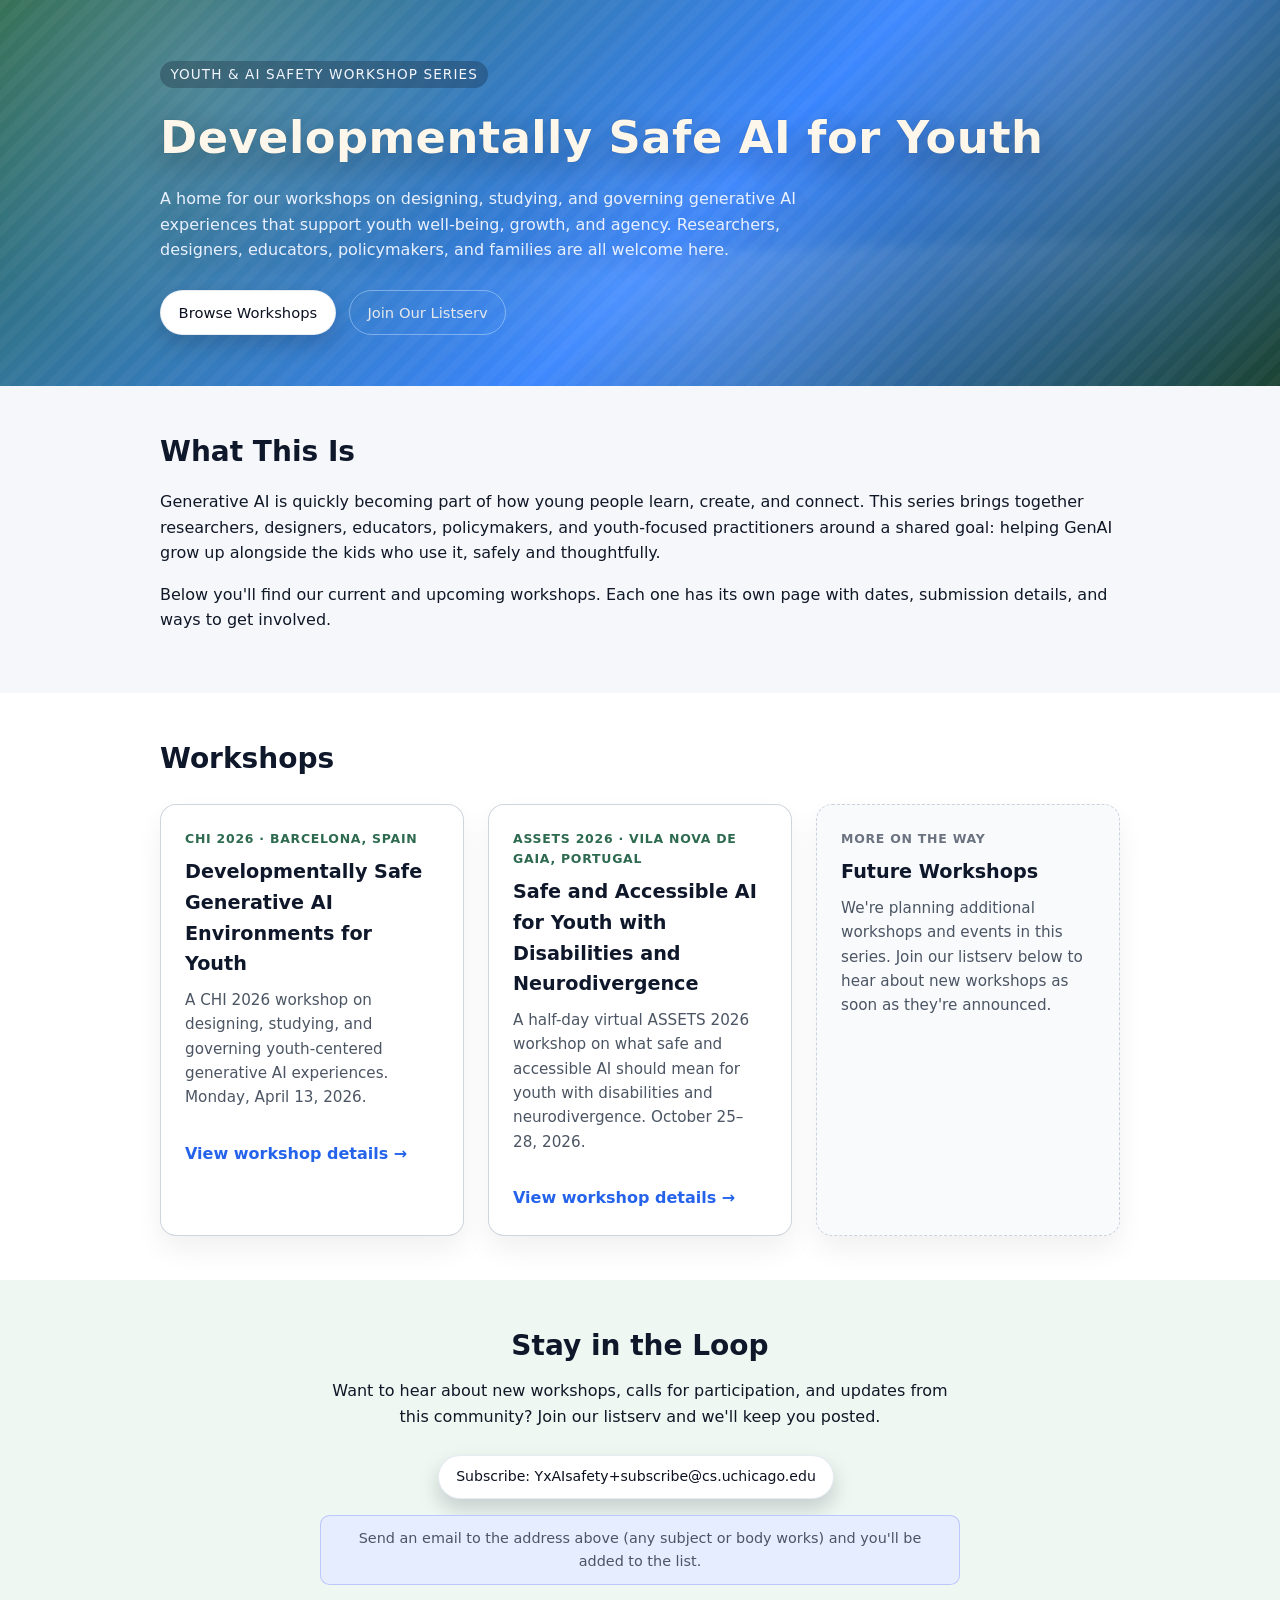
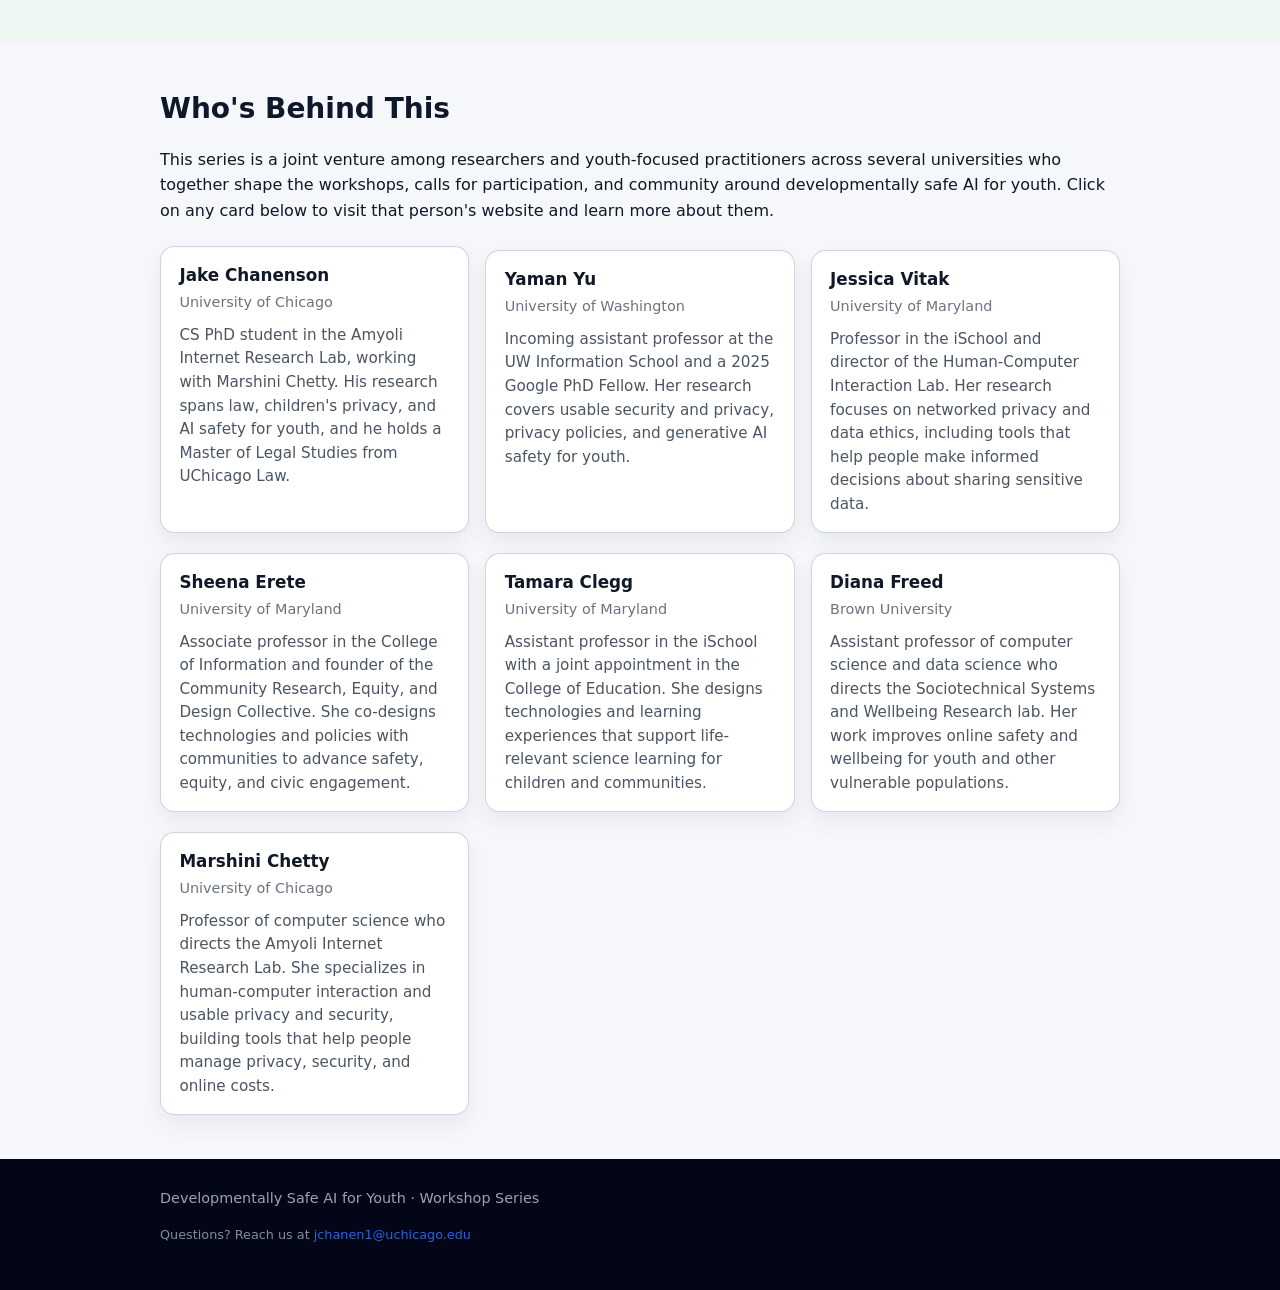
<file: index.html>
<!DOCTYPE html>
<html lang="en">
  <head>
    <meta charset="UTF-8" />
    <meta
      name="viewport"
      content="width=device-width, initial-scale=1.0"
    />
    <title>Developmentally Safe AI for Youth – Workshop Series</title>
    <link rel="stylesheet" href="assets/css/style.css?v=10" />
  </head>
  <body>
    <header class="hero hero-friendly">
      <div class="hero-inner">
        <p class="tag">Youth &amp; AI Safety Workshop Series</p>
        <h1>Developmentally Safe AI for Youth</h1>
        <p class="subtitle">
          A home for our workshops on designing, studying, and governing generative AI experiences that support
          youth well-being, growth, and agency. Researchers, designers, educators, policymakers, and families are all
          welcome here.
        </p>
        <a href="#workshops" class="button primary">Browse Workshops</a>
        <a href="#listserv" class="button ghost">Join Our Listserv</a>
      </div>
    </header>

    <main>
      <section id="about" class="section">
        <div class="section-inner">
          <h2>What This Is</h2>
          <p>
            Generative AI is quickly becoming part of how young people learn, create, and connect. This series brings
            together researchers, designers, educators, policymakers, and youth-focused practitioners around a shared
            goal: helping GenAI grow up alongside the kids who use it, safely and thoughtfully.
          </p>
          <p>
            Below you'll find our current and upcoming workshops. Each one has its own page with dates, submission
            details, and ways to get involved.
          </p>
        </div>
      </section>

      <section id="workshops" class="section alt">
        <div class="section-inner">
          <h2>Workshops</h2>
          <div class="workshop-grid">
            <a class="workshop-card" href="workshops/chi2026/index.html">
              <div class="workshop-card-tag">CHI 2026 · Barcelona, Spain</div>
              <h3>Developmentally Safe Generative AI Environments for Youth</h3>
              <p>
                A CHI 2026 workshop on designing, studying, and governing youth-centered generative AI experiences.
                Monday, April 13, 2026.
              </p>
              <span class="workshop-card-link">View workshop details &rarr;</span>
            </a>

            <a class="workshop-card" href="workshops/2026_assets/index.html">
              <div class="workshop-card-tag">ASSETS 2026 · Vila Nova de Gaia, Portugal</div>
              <h3>Safe and Accessible AI for Youth with Disabilities and Neurodivergence</h3>
              <p>
                A half-day virtual ASSETS 2026 workshop on what safe and accessible AI should mean for youth with
                disabilities and neurodivergence. October 25–28, 2026.
              </p>
              <span class="workshop-card-link">View workshop details &rarr;</span>
            </a>

            <div class="workshop-card workshop-card-placeholder">
              <div class="workshop-card-tag">More on the way</div>
              <h3>Future Workshops</h3>
              <p>
                We're planning additional workshops and events in this series. Join our listserv below to hear about
                new workshops as soon as they're announced.
              </p>
            </div>
          </div>
        </div>
      </section>

      <section id="listserv" class="section listserv-section">
        <div class="section-inner listserv-inner">
          <h2>Stay in the Loop</h2>
          <p>
            Want to hear about new workshops, calls for participation, and updates from this community? Join our
            listserv and we'll keep you posted.
          </p>
          <a
            href="mailto:YxAIsafety+subscribe@cs.uchicago.edu"
            class="button primary listserv-button"
          >
            Subscribe: YxAIsafety+subscribe@cs.uchicago.edu
          </a>
          <p class="note listserv-note">
            Send an email to the address above (any subject or body works) and you'll be added to the list.
          </p>
        </div>
      </section>
      <section id="about-team" class="section">
        <div class="section-inner">
          <h2>Who's Behind This</h2>
          <p>
            This series is a joint venture among researchers and youth-focused practitioners across several
            universities who together shape the workshops, calls for participation, and community around
            developmentally safe AI for youth. Click on any card below to visit that person's website and learn more
            about them.
          </p>
          <ul class="team-list">
            <li><a class="team-card" href="https://jakec007.github.io/"><strong>Jake Chanenson</strong><span class="team-affil">University of Chicago</span><span class="team-bio">CS PhD student in the Amyoli Internet Research Lab, working with Marshini Chetty. His research spans law, children's privacy, and AI safety for youth, and he holds a Master of Legal Studies from UChicago Law.</span></a></li>
            <li><a class="team-card" href="https://yaman-yu.github.io/"><strong>Yaman Yu</strong><span class="team-affil">University of Washington</span><span class="team-bio">Incoming assistant professor at the UW Information School and a 2025 Google PhD Fellow. Her research covers usable security and privacy, privacy policies, and generative AI safety for youth.</span></a></li>
            <li><a class="team-card" href="https://jessicavitak.com/"><strong>Jessica Vitak</strong><span class="team-affil">University of Maryland</span><span class="team-bio">Professor in the iSchool and director of the Human-Computer Interaction Lab. Her research focuses on networked privacy and data ethics, including tools that help people make informed decisions about sharing sensitive data.</span></a></li>
            <li><a class="team-card" href="https://www.sheenaerete.com/"><strong>Sheena Erete</strong><span class="team-affil">University of Maryland</span><span class="team-bio">Associate professor in the College of Information and founder of the Community Research, Equity, and Design Collective. She co-designs technologies and policies with communities to advance safety, equity, and civic engagement.</span></a></li>
            <li><a class="team-card" href="https://tammyclegg.com/"><strong>Tamara Clegg</strong><span class="team-affil">University of Maryland</span><span class="team-bio">Assistant professor in the iSchool with a joint appointment in the College of Education. She designs technologies and learning experiences that support life-relevant science learning for children and communities.</span></a></li>
            <li><a class="team-card" href="https://dfreed.me/"><strong>Diana Freed</strong><span class="team-affil">Brown University</span><span class="team-bio">Assistant professor of computer science and data science who directs the Sociotechnical Systems and Wellbeing Research lab. Her work improves online safety and wellbeing for youth and other vulnerable populations.</span></a></li>
            <li><a class="team-card" href="https://www.marshini.net/"><strong>Marshini Chetty</strong><span class="team-affil">University of Chicago</span><span class="team-bio">Professor of computer science who directs the Amyoli Internet Research Lab. She specializes in human-computer interaction and usable privacy and security, building tools that help people manage privacy, security, and online costs.</span></a></li>
          </ul>
        </div>
      </section>
    </main>

    <footer class="footer">
      <div class="footer-inner">
        <p>Developmentally Safe AI for Youth &middot; Workshop Series</p>
        <p class="small">
          Questions? Reach us at
          <a href="mailto:jchanen1@uchicago.edu">jchanen1@uchicago.edu</a>
        </p>
      </div>
    </footer>
  </body>
</html>
</file>
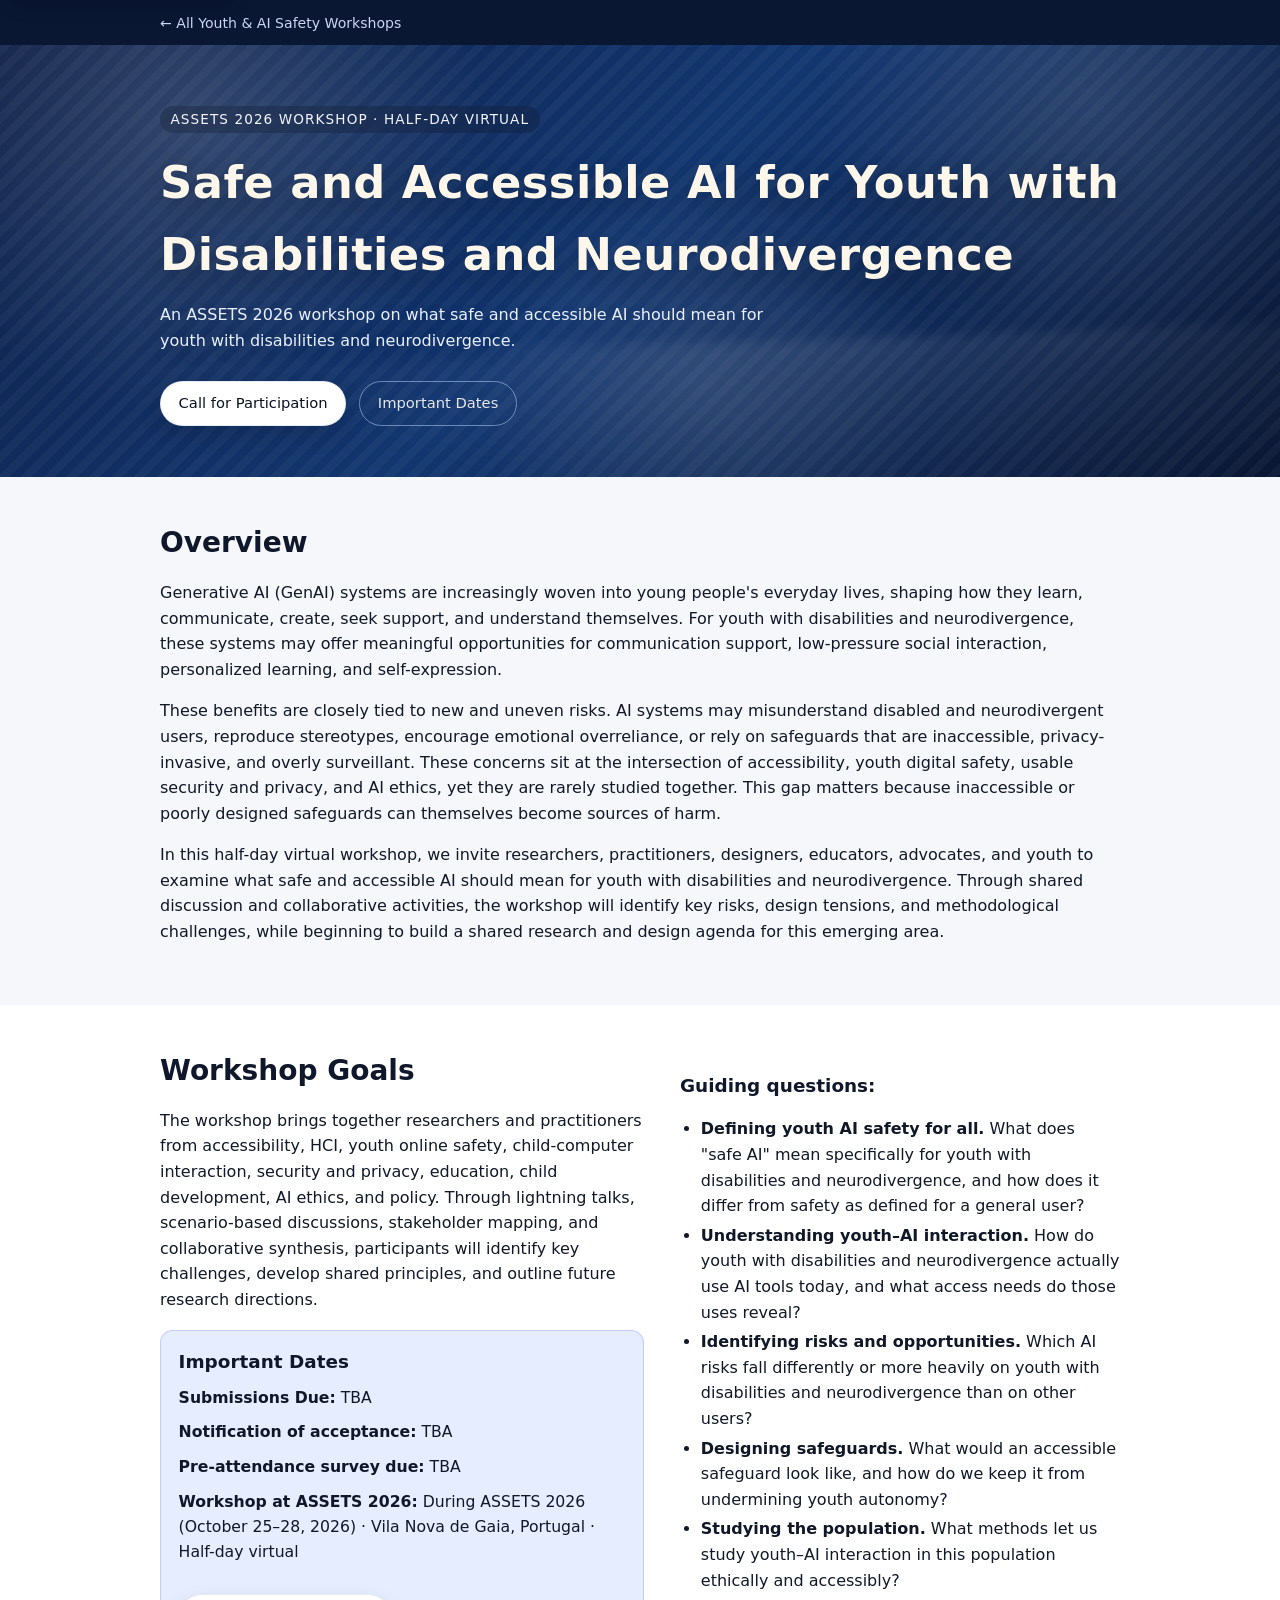
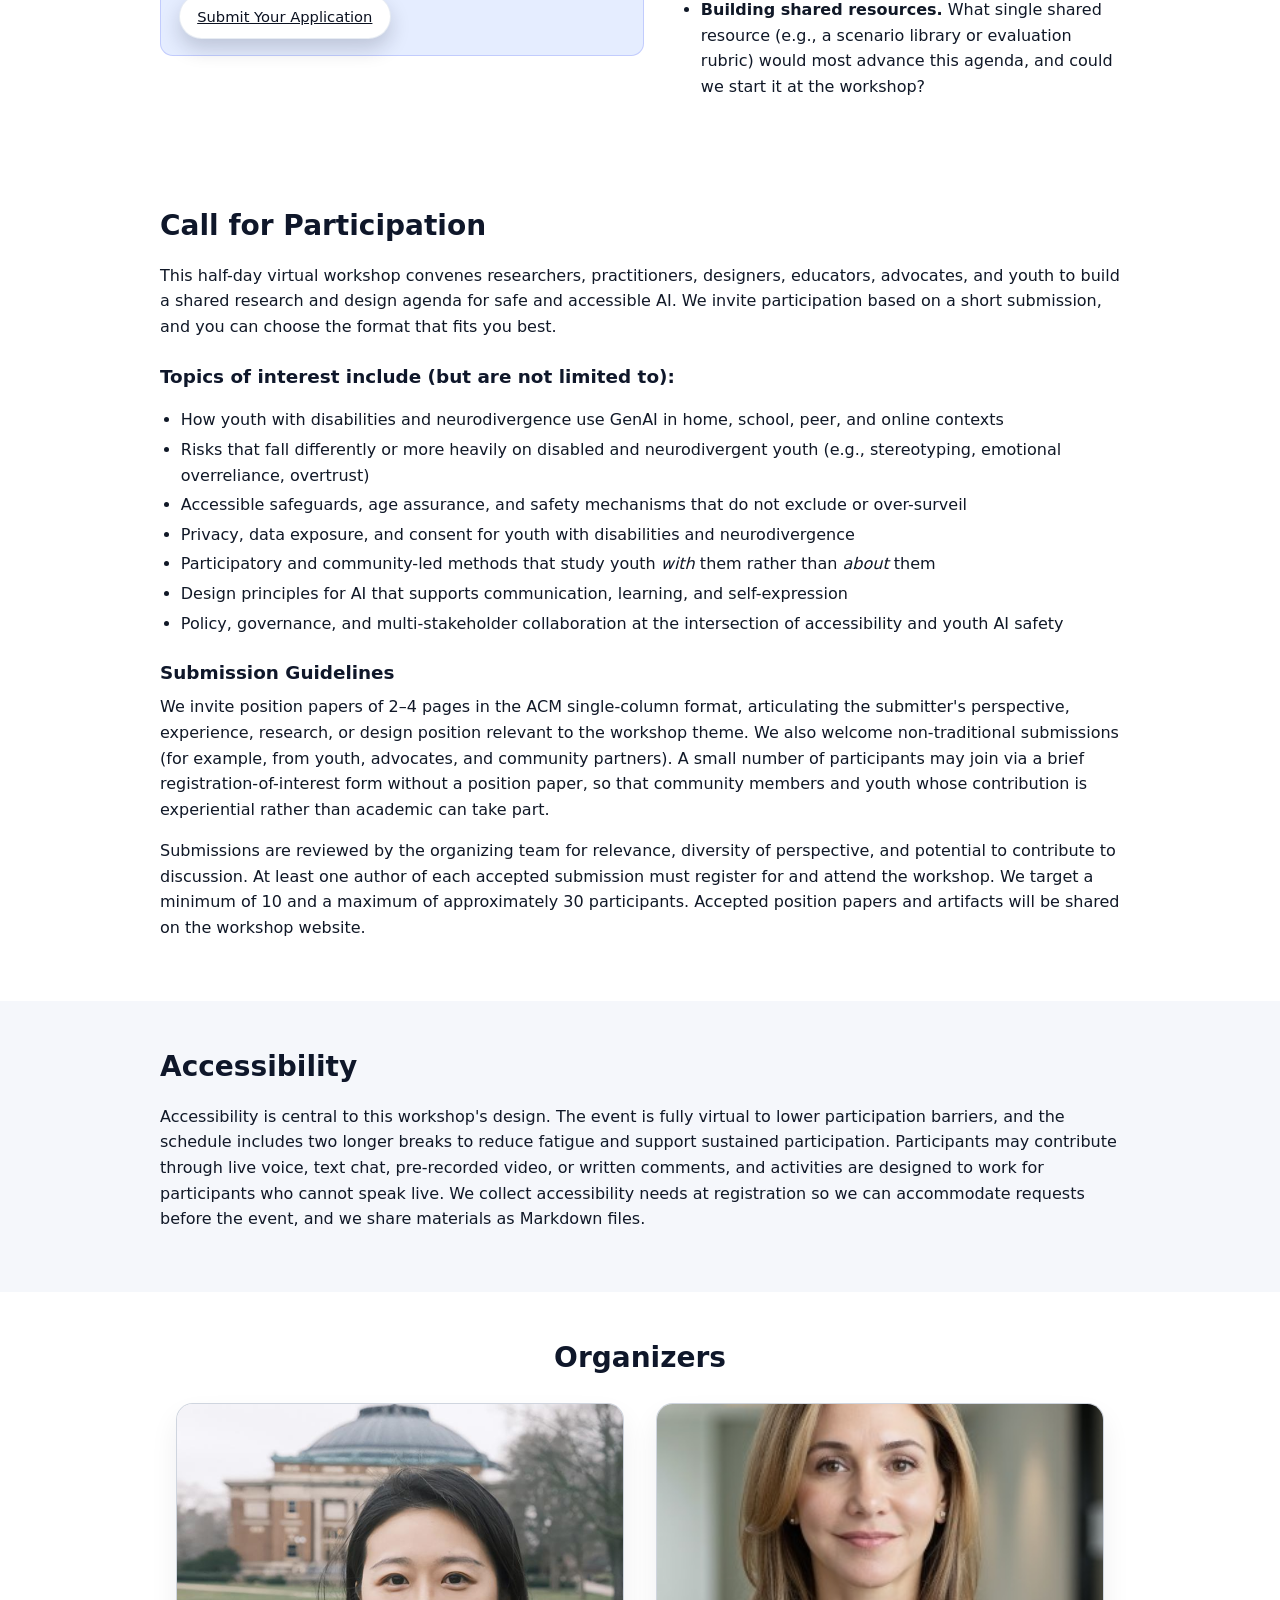
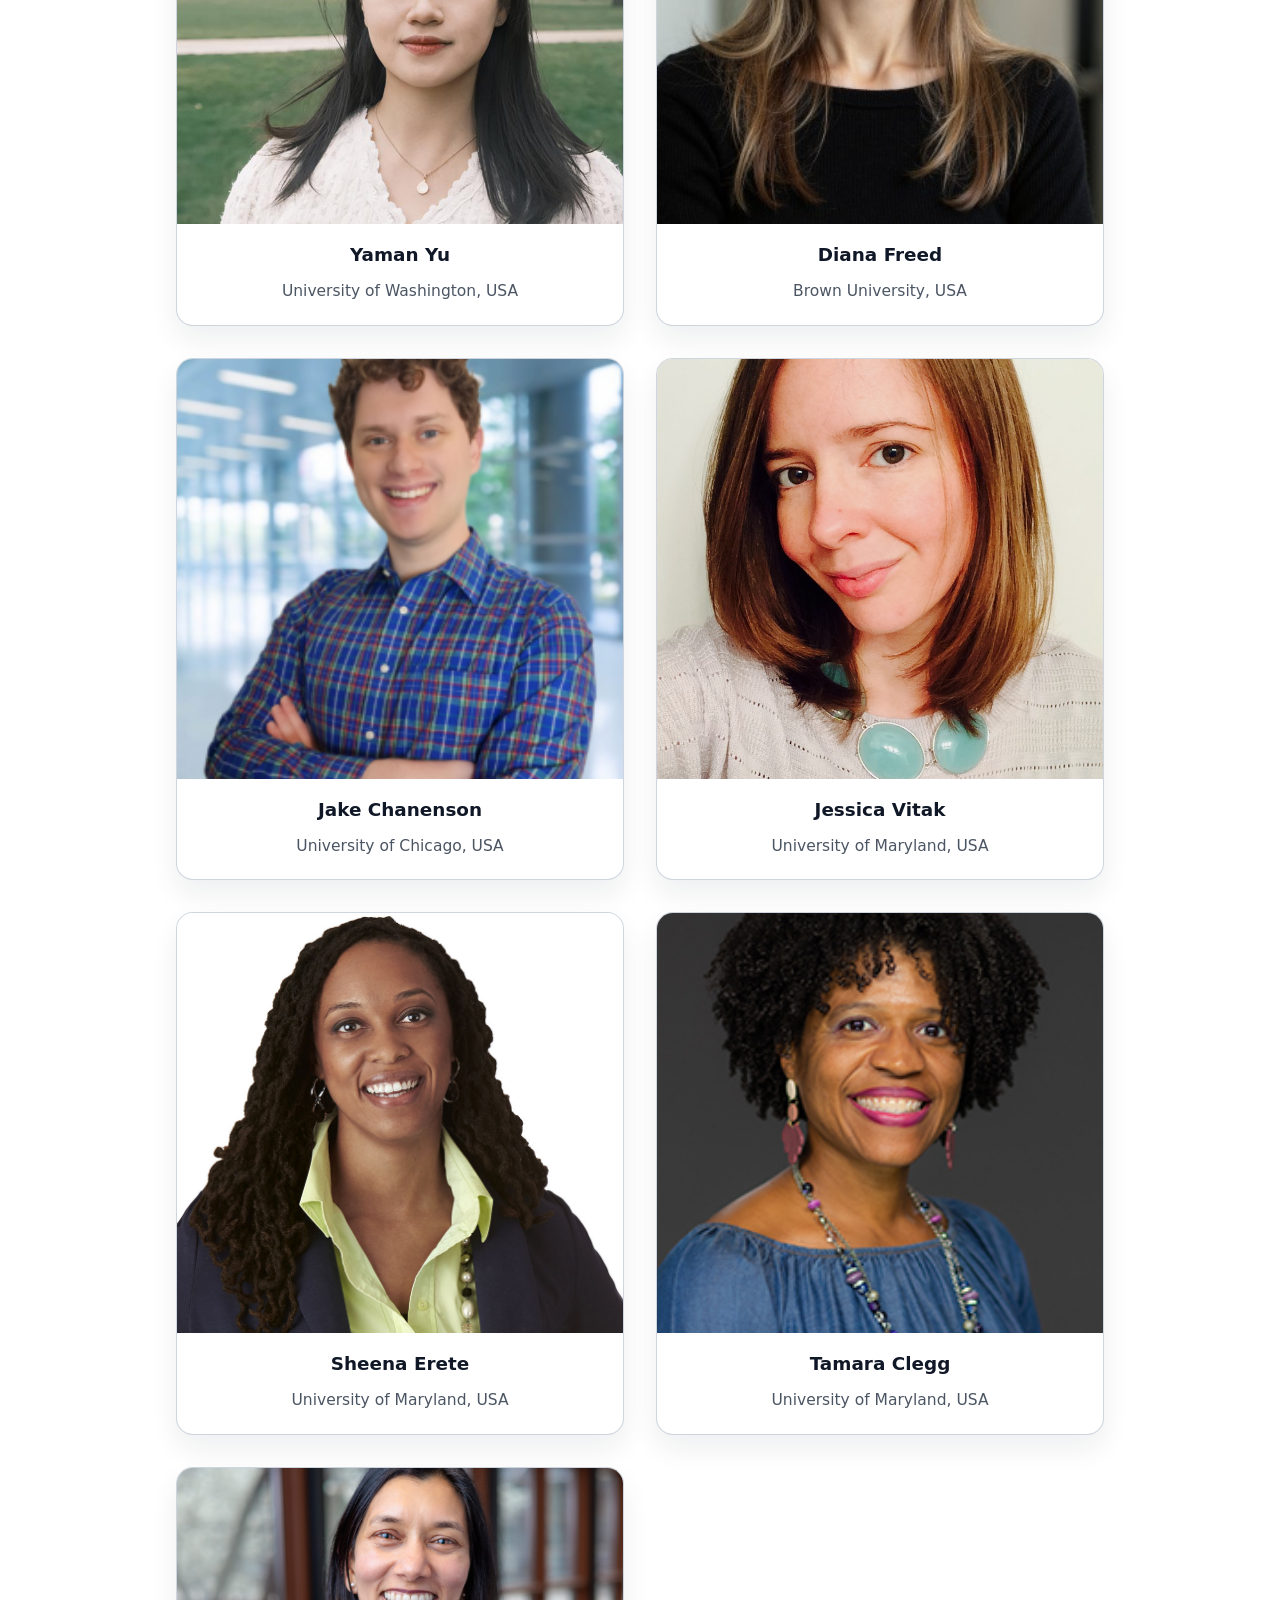
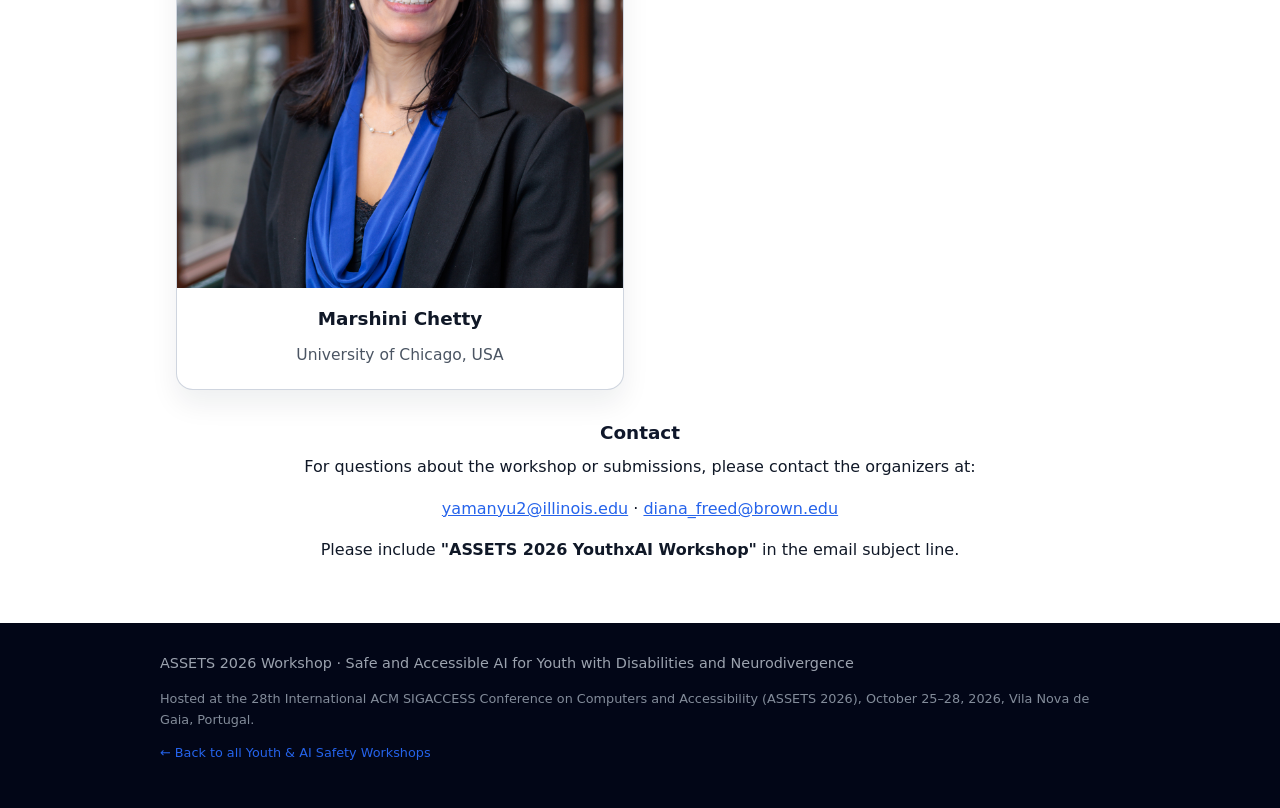
<file: workshops/2026_assets/index.html>
<!DOCTYPE html>
<html lang="en">
  <head>
    <meta charset="UTF-8" />
    <meta
      name="viewport"
      content="width=device-width, initial-scale=1.0"
    />
    <title>Safe and Accessible AI for Youth with Disabilities and Neurodivergence – ASSETS 2026 Workshop</title>
    <link rel="stylesheet" href="../../assets/css/style.css?v=10" />
  </head>
  <body>
    <a href="#main" class="skip-link">Skip to main content</a>
    <nav class="breadcrumb-bar" aria-label="Breadcrumb">
      <div class="breadcrumb-inner">
        <a href="../../index.html">&larr; All Youth &amp; AI Safety Workshops</a>
      </div>
    </nav>

    <header class="hero">
      <div class="hero-inner">
        <p class="tag">ASSETS 2026 Workshop · Half-Day Virtual</p>
        <h1>Safe and Accessible AI for Youth with Disabilities and Neurodivergence</h1>
        <p class="subtitle">
          An ASSETS 2026 workshop on what safe and accessible AI should mean for youth with disabilities and
          neurodivergence.
        </p>
        <a href="#call-for-participation" class="button primary">Call for Participation</a>
        <a href="#important-dates" class="button ghost">Important Dates</a>
      </div>
    </header>

    <main id="main">
      <section id="overview" class="section">
        <div class="section-inner">
          <h2>Overview</h2>
          <p>
            Generative AI (GenAI) systems are increasingly woven into young people's everyday lives, shaping how they
            learn, communicate, create, seek support, and understand themselves. For youth with disabilities and
            neurodivergence, these systems may offer meaningful opportunities for communication support, low-pressure
            social interaction, personalized learning, and self-expression.
          </p>
          <p>
            These benefits are closely tied to new and uneven risks. AI systems may misunderstand disabled and
            neurodivergent users, reproduce stereotypes, encourage emotional overreliance, or rely on safeguards that are
            inaccessible, privacy-invasive, and overly surveillant. These concerns sit at the intersection of
            accessibility, youth digital safety, usable security and privacy, and AI ethics, yet they are rarely studied
            together. This gap matters because inaccessible or poorly designed safeguards can themselves become sources
            of harm.
          </p>
          <p>
            In this half-day virtual workshop, we invite researchers, practitioners, designers, educators, advocates, and
            youth to examine what safe and accessible AI should mean for youth with disabilities and neurodivergence.
            Through shared discussion and collaborative activities, the workshop will identify key risks, design
            tensions, and methodological challenges, while beginning to build a shared research and design agenda for
            this emerging area.
          </p>
        </div>
      </section>

      <section id="goals" class="section alt">
        <div class="section-inner two-column">
          <div>
            <h2>Workshop Goals</h2>
            <p>
              The workshop brings together researchers and practitioners from accessibility, HCI, youth online safety,
              child-computer interaction, security and privacy, education, child development, AI ethics, and policy.
              Through lightning talks, scenario-based discussions, stakeholder mapping, and collaborative synthesis,
              participants will identify key challenges, develop shared principles, and outline future research
              directions.
            </p>
            <div id="important-dates" class="inline-dates">
              <h3>Important Dates</h3>
              <ul>
                <li><strong>Submissions Due:</strong> TBA</li>
                <li><strong>Notification of acceptance:</strong> TBA</li>
                <li><strong>Pre-attendance survey due:</strong> TBA</li>
                <li><strong>Workshop at ASSETS 2026:</strong> During ASSETS 2026 (October 25–28, 2026) · Vila Nova de Gaia, Portugal · Half-day virtual</li>
              </ul>
              <p style="margin-top: 1.5rem; margin-bottom: 0;">
                <a href="#call-for-participation" class="button primary">Submit Your Application</a>
              </p>
            </div>
          </div>
          <div>
            <h3>Guiding questions:</h3>
            <ul>
              <li>
                <strong>Defining youth AI safety for all.</strong> What does "safe AI" mean specifically for youth with
                disabilities and neurodivergence, and how does it differ from safety as defined for a general user?
              </li>
              <li>
                <strong>Understanding youth–AI interaction.</strong> How do youth with disabilities and neurodivergence
                actually use AI tools today, and what access needs do those uses reveal?
              </li>
              <li>
                <strong>Identifying risks and opportunities.</strong> Which AI risks fall differently or more heavily on
                youth with disabilities and neurodivergence than on other users?
              </li>
              <li>
                <strong>Designing safeguards.</strong> What would an accessible safeguard look like, and how do we keep
                it from undermining youth autonomy?
              </li>
              <li>
                <strong>Studying the population.</strong> What methods let us study youth–AI interaction in this
                population ethically and accessibly?
              </li>
              <li>
                <strong>Building shared resources.</strong> What single shared resource (e.g., a scenario library or
                evaluation rubric) would most advance this agenda, and could we start it at the workshop?
              </li>
            </ul>
          </div>
        </div>
      </section>

      <section id="call-for-participation" class="section alt">
        <div class="section-inner">
          <h2>Call for Participation</h2>
          <p>
            This half-day virtual workshop convenes researchers, practitioners, designers, educators, advocates, and
            youth to build a shared research and design agenda for safe and accessible AI. We invite participation based
            on a short submission, and you can choose the format that fits you best.
          </p>
          <h3>Topics of interest include (but are not limited to):</h3>
          <ul>
            <li>How youth with disabilities and neurodivergence use GenAI in home, school, peer, and online contexts</li>
            <li>Risks that fall differently or more heavily on disabled and neurodivergent youth (e.g., stereotyping, emotional overreliance, overtrust)</li>
            <li>Accessible safeguards, age assurance, and safety mechanisms that do not exclude or over-surveil</li>
            <li>Privacy, data exposure, and consent for youth with disabilities and neurodivergence</li>
            <li>Participatory and community-led methods that study youth <em>with</em> them rather than <em>about</em> them</li>
            <li>Design principles for AI that supports communication, learning, and self-expression</li>
            <li>Policy, governance, and multi-stakeholder collaboration at the intersection of accessibility and youth AI safety</li>
          </ul>

          <h3>Submission Guidelines</h3>
          <p>
            We invite position papers of 2–4 pages in the ACM single-column format, articulating the submitter's
            perspective, experience, research, or design position relevant to the workshop theme. We also welcome
            non-traditional submissions (for example, from youth, advocates, and community partners). A small number of
            participants may join via a brief registration-of-interest form without a position paper, so that community
            members and youth whose contribution is experiential rather than academic can take part.
          </p>
          <p>
            Submissions are reviewed by the organizing team for relevance, diversity of perspective, and potential to
            contribute to discussion. At least one author of each accepted submission must register for and attend the
            workshop. We target a minimum of 10 and a maximum of approximately 30 participants. Accepted position papers
            and artifacts will be shared on the workshop website.
          </p>
        </div>
      </section>

      <section id="accessibility" class="section">
        <div class="section-inner">
          <h2>Accessibility</h2>
          <p>
            Accessibility is central to this workshop's design. The event is fully virtual to lower participation
            barriers, and the schedule includes two longer breaks to reduce fatigue and support sustained participation.
            Participants may contribute through live voice, text chat, pre-recorded video, or written comments, and
            activities are designed to work for participants who cannot speak live. We collect accessibility needs at
            registration so we can accommodate requests before the event, and we share materials as Markdown files.
          </p>
        </div>
      </section>

      <section id="organizers" class="section alt">
        <div class="section-inner">
          <h2 class="organizers-title">Organizers</h2>
          <div class="organizers-full">
            <div class="organizers-grid">
              <div class="organizer-card">
                <img class="organizer-photo" src="../../assets/img/organizers/yaman.jpg" alt="Yaman Yu" />
                <div class="organizer-info">
                  <p class="organizer-name">Yaman Yu</p>
                  <p class="organizer-affiliation">University of Washington, USA</p>
                </div>
              </div>
              <div class="organizer-card">
                <img class="organizer-photo" src="../../assets/img/organizers/Diana.jpeg" alt="Diana Freed" />
                <div class="organizer-info">
                  <p class="organizer-name">Diana Freed</p>
                  <p class="organizer-affiliation">Brown University, USA</p>
                </div>
              </div>
              <div class="organizer-card">
                <img class="organizer-photo" src="../../assets/img/organizers/Jake.png" alt="Jake Chanenson" />
                <div class="organizer-info">
                  <p class="organizer-name">Jake Chanenson</p>
                  <p class="organizer-affiliation">University of Chicago, USA</p>
                </div>
              </div>
              <div class="organizer-card">
                <img class="organizer-photo" src="../../assets/img/organizers/jessica.jpg" alt="Jessica Vitak" />
                <div class="organizer-info">
                  <p class="organizer-name">Jessica Vitak</p>
                  <p class="organizer-affiliation">University of Maryland, USA</p>
                </div>
              </div>
              <div class="organizer-card">
                <img class="organizer-photo" src="../../assets/img/organizers/Sheena.jpg" alt="Sheena Erete" />
                <div class="organizer-info">
                  <p class="organizer-name">Sheena Erete</p>
                  <p class="organizer-affiliation">University of Maryland, USA</p>
                </div>
              </div>
              <div class="organizer-card">
                <img class="organizer-photo" src="../../assets/img/organizers/tammy.jpg" alt="Tamara Clegg" />
                <div class="organizer-info">
                  <p class="organizer-name">Tamara Clegg</p>
                  <p class="organizer-affiliation">University of Maryland, USA</p>
                </div>
              </div>
              <div class="organizer-card">
                <img class="organizer-photo" src="../../assets/img/organizers/Marshini.jpg" alt="Marshini Chetty" />
                <div class="organizer-info">
                  <p class="organizer-name">Marshini Chetty</p>
                  <p class="organizer-affiliation">University of Chicago, USA</p>
                </div>
              </div>
            </div>
            <div class="contact-block">
              <h3>Contact</h3>
              <p>
                For questions about the workshop or submissions, please contact the organizers at:
              </p>
              <p class="contact">
                <a href="mailto:yamanyu2@illinois.edu">yamanyu2@illinois.edu</a> ·
                <a href="mailto:diana_freed@brown.edu">diana_freed@brown.edu</a>
              </p>
              <p>
                Please include <strong>"ASSETS 2026 YouthxAI Workshop"</strong> in the email subject line.
              </p>
            </div>
          </div>
        </div>
      </section>
    </main>

    <footer class="footer">
      <div class="footer-inner">
        <p>
          ASSETS 2026 Workshop · Safe and Accessible AI for Youth with Disabilities and Neurodivergence
        </p>
        <p class="small">
          Hosted at the 28th International ACM SIGACCESS Conference on Computers and Accessibility (ASSETS 2026),
          October 25–28, 2026, Vila Nova de Gaia, Portugal.
        </p>
        <p class="small"><a href="../../index.html">&larr; Back to all Youth &amp; AI Safety Workshops</a></p>
      </div>
    </footer>
  </body>
</html>
</file>
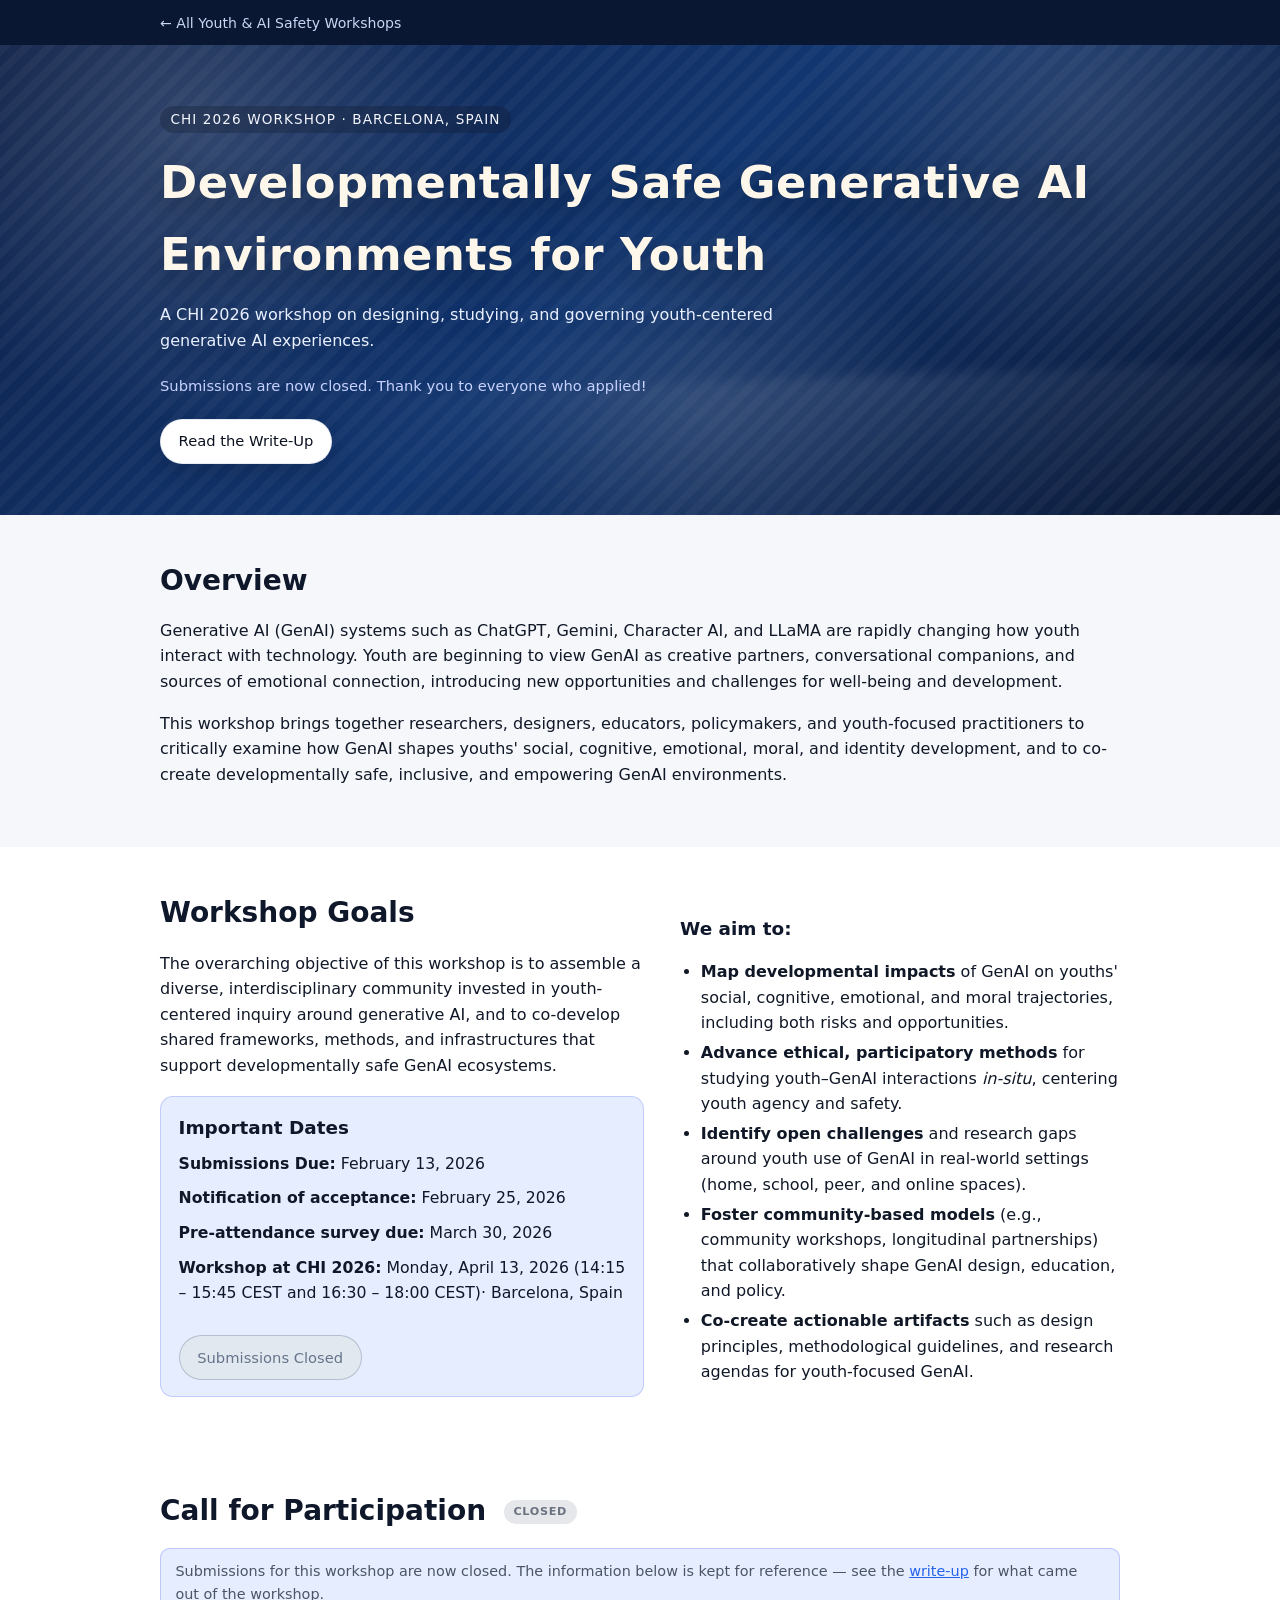
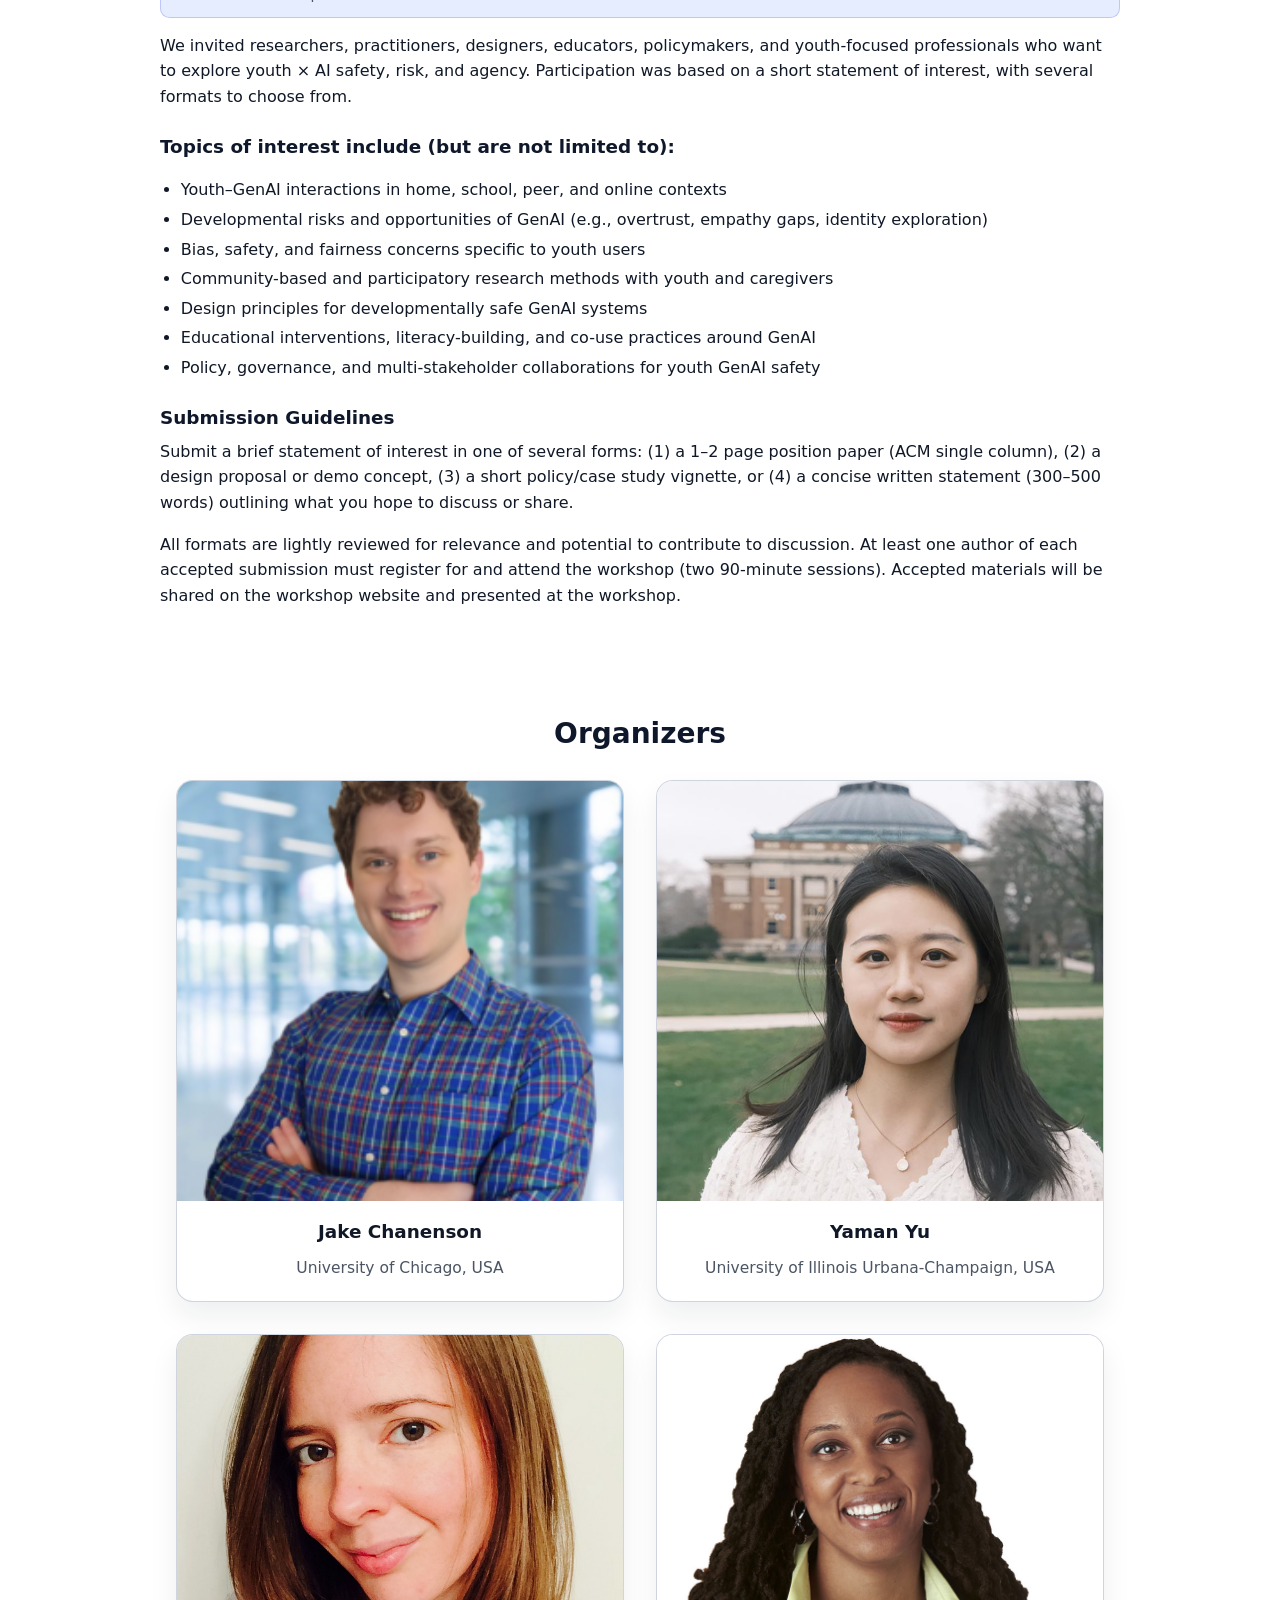
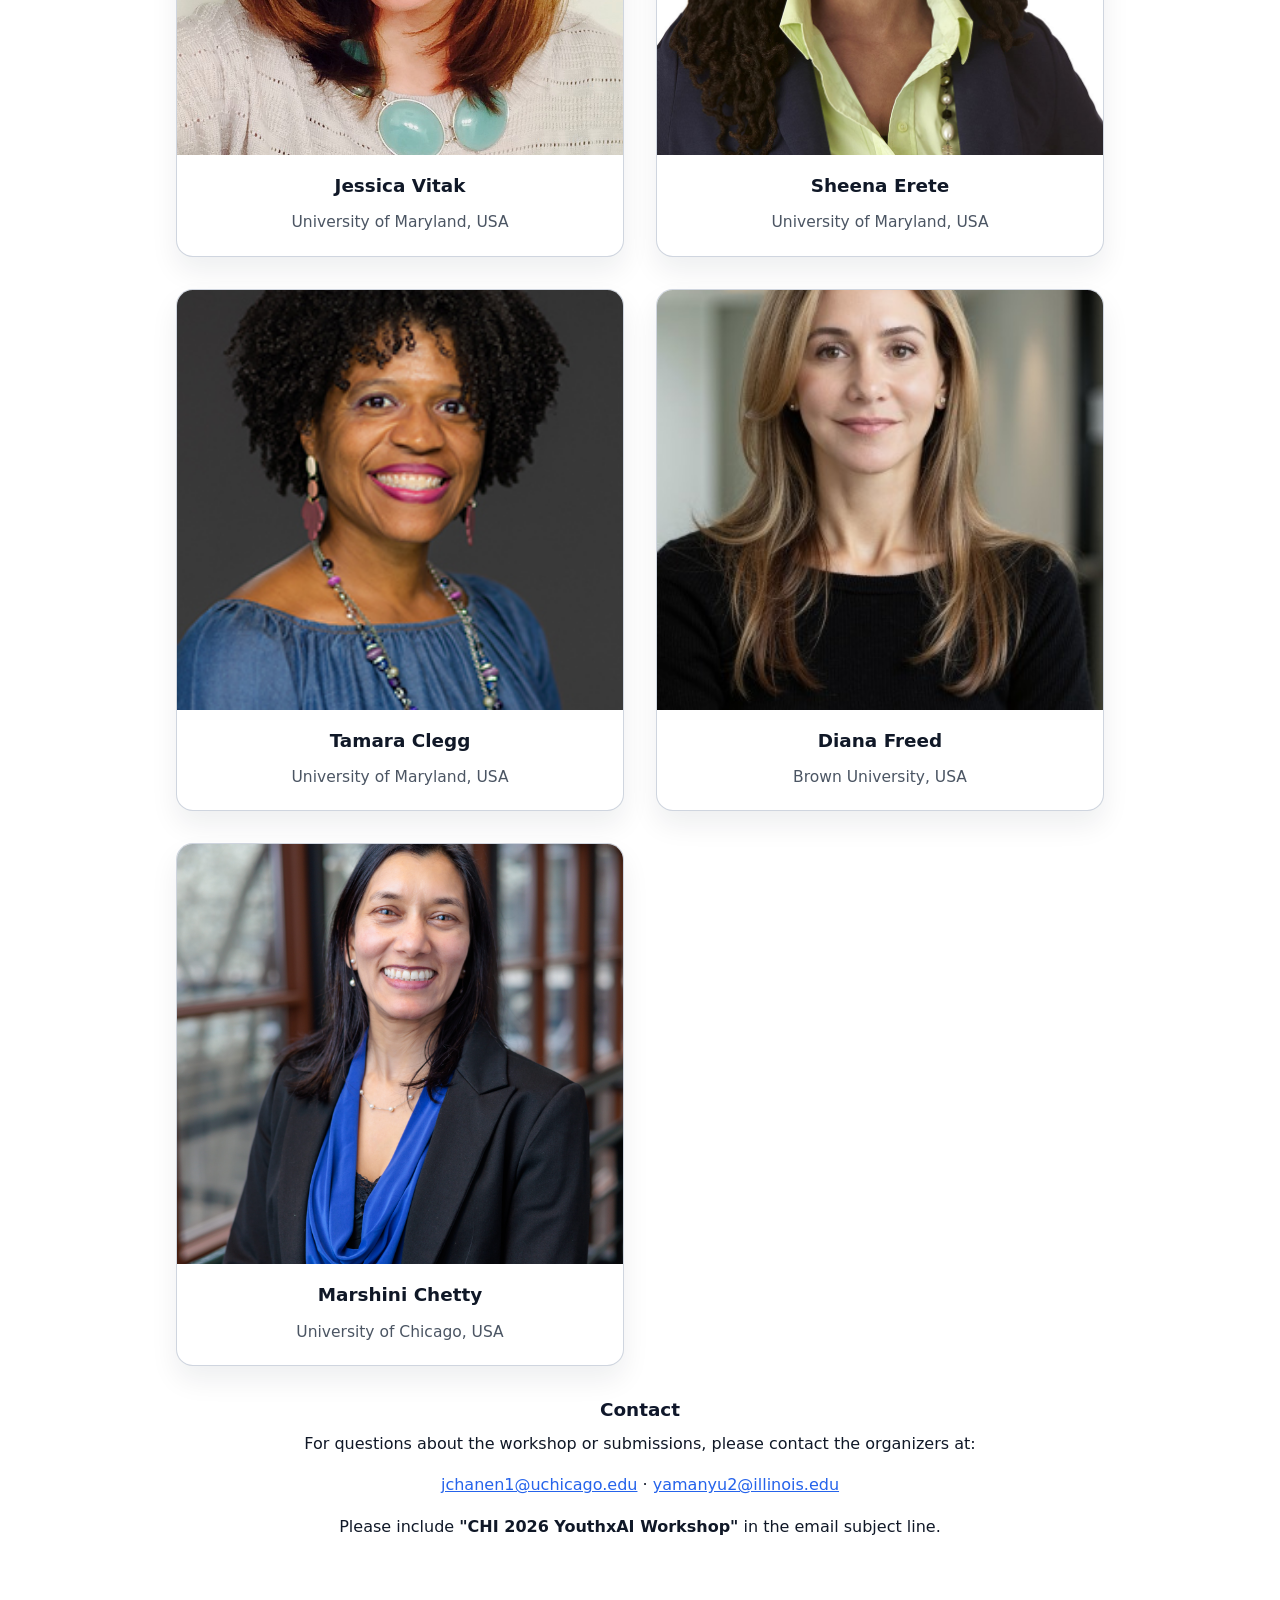
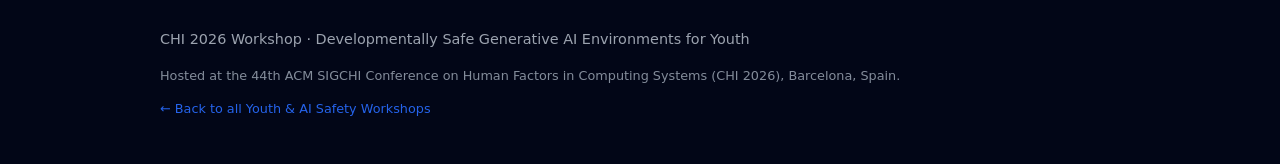
<file: workshops/chi2026/index.html>
<!DOCTYPE html>
<html lang="en">
  <head>
    <meta charset="UTF-8" />
    <meta
      name="viewport"
      content="width=device-width, initial-scale=1.0"
    />
    <title>Developmentally Safe Generative AI Environments for Youth – CHI 2026 Workshop</title>
    <link rel="stylesheet" href="../../assets/css/style.css?v=7" />
  </head>
  <body>
    <div class="breadcrumb-bar">
      <div class="breadcrumb-inner">
        <a href="../../index.html">&larr; All Youth &amp; AI Safety Workshops</a>
      </div>
    </div>

    <header class="hero">
      <div class="hero-inner">
        <p class="tag">CHI 2026 Workshop · Barcelona, Spain</p>
        <h1>Developmentally Safe Generative AI Environments for Youth</h1>
        <p class="subtitle">
          A CHI 2026 workshop on designing, studying, and governing youth-centered generative AI experiences.
        </p>
        <p class="status-text">Submissions are now closed. Thank you to everyone who applied!</p>
        <a href="writeup.html" class="button primary">Read the Write-Up</a>
      </div>
    </header>

    <main>
      <section id="overview" class="section">
        <div class="section-inner">
          <h2>Overview</h2>
          <p>
            Generative AI (GenAI) systems such as ChatGPT, Gemini, Character AI, and LLaMA are rapidly changing how youth
            interact with technology. Youth are beginning to view GenAI as creative partners, conversational companions,
            and sources of emotional connection, introducing new opportunities and challenges for well-being and
            development.
          </p>
          <p>
            This workshop brings together researchers, designers, educators, policymakers, and youth-focused
            practitioners to critically examine how GenAI shapes youths' social, cognitive, emotional, moral, and
            identity development, and to co-create developmentally safe, inclusive, and empowering GenAI environments.
          </p>
          <!-- <p class="note">
            This workshop builds on the position paper
            <em>"Developmentally Safe Generative AI Environment for Youth"</em>, to appear at the
            44th ACM SIGCHI Conference on Human Factors in Computing Systems (CHI 2026), Barcelona, Spain
            (<a href="file://2026_CHI_YouthxAI_Workshop.pdf">PDF</a>).
          </p> -->
        </div>
      </section>

      <section id="goals" class="section alt">
        <div class="section-inner two-column">
          <div>
            <h2>Workshop Goals</h2>
            <p>
              The overarching objective of this workshop is to assemble a diverse, interdisciplinary community invested
              in youth-centered inquiry around generative AI, and to co-develop shared frameworks, methods, and
              infrastructures that support developmentally safe GenAI ecosystems.
            </p>
            <div id="important-dates" class="inline-dates">
              <h3>Important Dates</h3>
              <ul>
                <li><strong>Submissions Due:</strong> February 13, 2026</li>
                <li><strong>Notification of acceptance:</strong> February 25, 2026</li>
                <li><strong>Pre-attendance survey due:</strong>  March 30, 2026</li>
                <li><strong>Workshop at CHI 2026:</strong> Monday, April 13, 2026 (14:15 – 15:45 CEST and 16:30 – 18:00 CEST)· Barcelona, Spain</li>
              </ul>
              <p style="margin-top: 1.5rem; margin-bottom: 0;">
                <span class="button primary disabled" aria-disabled="true">Submissions Closed</span>
              </p>
            </div>
          </div>
          <div>
            <h3>We aim to:</h3>
            <ul>
              <li>
                <strong>Map developmental impacts</strong> of GenAI on youths' social, cognitive, emotional, and moral
                trajectories, including both risks and opportunities.
              </li>
              <li>
                <strong>Advance ethical, participatory methods</strong> for studying youth–GenAI interactions
                <em>in-situ</em>, centering youth agency and safety.
              </li>
              <li>
                <strong>Identify open challenges</strong> and research gaps around youth use of GenAI in real-world
                settings (home, school, peer, and online spaces).
              </li>
              <li>
                <strong>Foster community-based models</strong> (e.g., community workshops, longitudinal partnerships)
                that collaboratively shape GenAI design, education, and policy.
              </li>
              <li>
                <strong>Co-create actionable artifacts</strong> such as design principles, methodological guidelines,
                and research agendas for youth-focused GenAI.
              </li>
            </ul>
          </div>
        </div>
      </section>

      <!-- <section id="research-questions" class="section">
        <div class="section-inner">
          <h2>Guiding Research Questions</h2>
          <ol>
            <li>
              <strong>Promising research approaches:</strong> What research methods and frameworks are most effective
              for studying youth interactions with GenAI in-situ? How can we enable ethical, meaningful, and safe data
              contributions from youth participants?
            </li>
            <li>
              <strong>Open challenges and future directions:</strong> Which critical research gaps remain in
              understanding youth engagement with GenAI systems, and how should we collectively prioritize and address
              them?
            </li>
            <li>
              <strong>Community-based research models:</strong> In what ways can community workshops, longitudinal
              partnerships, and multi-stakeholder collaborations (families, schools, platforms, policymakers) support
              developmentally safe GenAI design and governance?
            </li>
          </ol>
        </div>
      </section> -->

      <section id="call-for-participation" class="section alt">
        <div class="section-inner">
          <h2>Call for Participation <span class="closed-badge">Closed</span></h2>
          <p class="note">
            Submissions for this workshop are now closed. The information below is kept for reference — see the
            <a href="writeup.html">write-up</a> for what came out of the workshop.
          </p>
          <p>
            We invited researchers, practitioners, designers, educators, policymakers, and youth-focused professionals who
            want to explore youth × AI safety, risk, and agency. Participation was based on a short statement of interest,
            with several formats to choose from.
          </p>
          <h3>Topics of interest include (but are not limited to):</h3>
          <ul>
            <li>Youth–GenAI interactions in home, school, peer, and online contexts</li>
            <li>Developmental risks and opportunities of GenAI (e.g., overtrust, empathy gaps, identity exploration)</li>
            <li>Bias, safety, and fairness concerns specific to youth users</li>
            <li>Community-based and participatory research methods with youth and caregivers</li>
            <li>Design principles for developmentally safe GenAI systems</li>
            <li>Educational interventions, literacy-building, and co-use practices around GenAI</li>
            <li>Policy, governance, and multi-stakeholder collaborations for youth GenAI safety</li>
          </ul>

          <h3>Submission Guidelines</h3>
          <p>
            Submit a brief statement of interest in one of several forms: (1) a 1–2 page position paper (ACM single
            column), (2) a design proposal or demo concept, (3) a short policy/case study vignette, or (4) a concise
            written statement (300–500 words) outlining what you hope to discuss or share.
          </p>
          <p>
            All formats are lightly reviewed for relevance and potential to contribute to discussion. At least one author
            of each accepted submission must register for and attend the workshop (two 90-minute sessions). Accepted
            materials will be shared on the workshop website and presented at the workshop.
          </p>
          <!-- <p class="note">
            Exact submission details (format, upload site, and deadlines) will follow CHI 2026 workshop guidelines and
            will be updated here when available.
          </p> -->
        </div>
      </section>

      <section id="organizers" class="section alt">
        <div class="section-inner">
          <h2 class="organizers-title">Organizers</h2>
          <div class="organizers-full">
            <div class="organizers-grid">
              <div class="organizer-card">
                <img class="organizer-photo" src="../../assets/img/organizers/Jake.png" alt="Jake Chanenson" />
                <div class="organizer-info">
                  <p class="organizer-name">Jake Chanenson</p>
                  <p class="organizer-affiliation">University of Chicago, USA</p>
                </div>
              </div>
              <div class="organizer-card">
                <img class="organizer-photo" src="../../assets/img/organizers/yaman.jpg" alt="Yaman Yu" />
                <div class="organizer-info">
                  <p class="organizer-name">Yaman Yu</p>
                  <p class="organizer-affiliation">University of Illinois Urbana-Champaign, USA</p>
                </div>
              </div>
              <div class="organizer-card">
                <img class="organizer-photo" src="../../assets/img/organizers/jessica.jpg" alt="Jessica Vitak" />
                <div class="organizer-info">
                  <p class="organizer-name">Jessica Vitak</p>
                  <p class="organizer-affiliation">University of Maryland, USA</p>
                </div>
              </div>
              <div class="organizer-card">
                <img class="organizer-photo" src="../../assets/img/organizers/Sheena.jpg" alt="Sheena Erete" />
                <div class="organizer-info">
                  <p class="organizer-name">Sheena Erete</p>
                  <p class="organizer-affiliation">University of Maryland, USA</p>
                </div>
              </div>
              <div class="organizer-card">
                <img class="organizer-photo" src="../../assets/img/organizers/tammy.jpg" alt="Tamara Clegg" />
                <div class="organizer-info">
                  <p class="organizer-name">Tamara Clegg</p>
                  <p class="organizer-affiliation">University of Maryland, USA</p>
                </div>
              </div>
              <div class="organizer-card">
                <img class="organizer-photo" src="../../assets/img/organizers/Diana.jpeg" alt="Diana Freed" />
                <div class="organizer-info">
                  <p class="organizer-name">Diana Freed</p>
                  <p class="organizer-affiliation">Brown University, USA</p>
                </div>
              </div>
              <div class="organizer-card">
                <img class="organizer-photo" src="../../assets/img/organizers/Marshini.jpg" alt="Marshini Chetty" />
                <div class="organizer-info">
                  <p class="organizer-name">Marshini Chetty</p>
                  <p class="organizer-affiliation">University of Chicago, USA</p>
                </div>
              </div>
            </div>
            <div class="contact-block">
              <h3>Contact</h3>
              <p>
                For questions about the workshop or submissions, please contact the organizers at:
              </p>
              <p class="contact">
                <a href="mailto:jchanen1@uchicago.edu">jchanen1@uchicago.edu</a> ·
                <a href="mailto:yamanyu2@illinois.edu">yamanyu2@illinois.edu</a>
              </p>
              <p>
                Please include <strong>"CHI 2026 YouthxAI Workshop"</strong> in the email subject line.
              </p>
            </div>
          </div>
        </div>
      </section>

      <!-- <section id="background-resources" class="section">
        <div class="section-inner">
          <h2>Background &amp; Resources</h2>
          <p>
            The workshop is motivated by emerging evidence that youth engage with GenAI in nuanced and emotionally
            charged ways, including seeking social support, exploring identity, and developing new forms of trust in AI
            systems. At the same time, caregivers and educators often have limited visibility into these interactions,
            and platform safeguards are still evolving.
          </p>
          <p>
            The position paper and references draw on work in youth online safety, AI risk taxonomies, mental health and
            conversational AI, and community-based design. For more details, please refer to the manuscript:
          </p>
          <ul>
            <li>
              <a href="file://2026_CHI_YouthxAI_Workshop.pdf">
                Developmentally Safe Generative AI Environment for Youth (Workshop Paper PDF)
              </a>
            </li>
          </ul>
        </div>
      </section> -->
    </main>

    <footer class="footer">
      <div class="footer-inner">
        <p>
          CHI 2026 Workshop · Developmentally Safe Generative AI Environments for Youth
        </p>
        <p class="small">
          Hosted at the 44th ACM SIGCHI Conference on Human Factors in Computing Systems (CHI 2026), Barcelona, Spain.
        </p>
        <p class="small"><a href="../../index.html">&larr; Back to all Youth &amp; AI Safety Workshops</a></p>
      </div>
    </footer>
  </body>
</html>
</file>
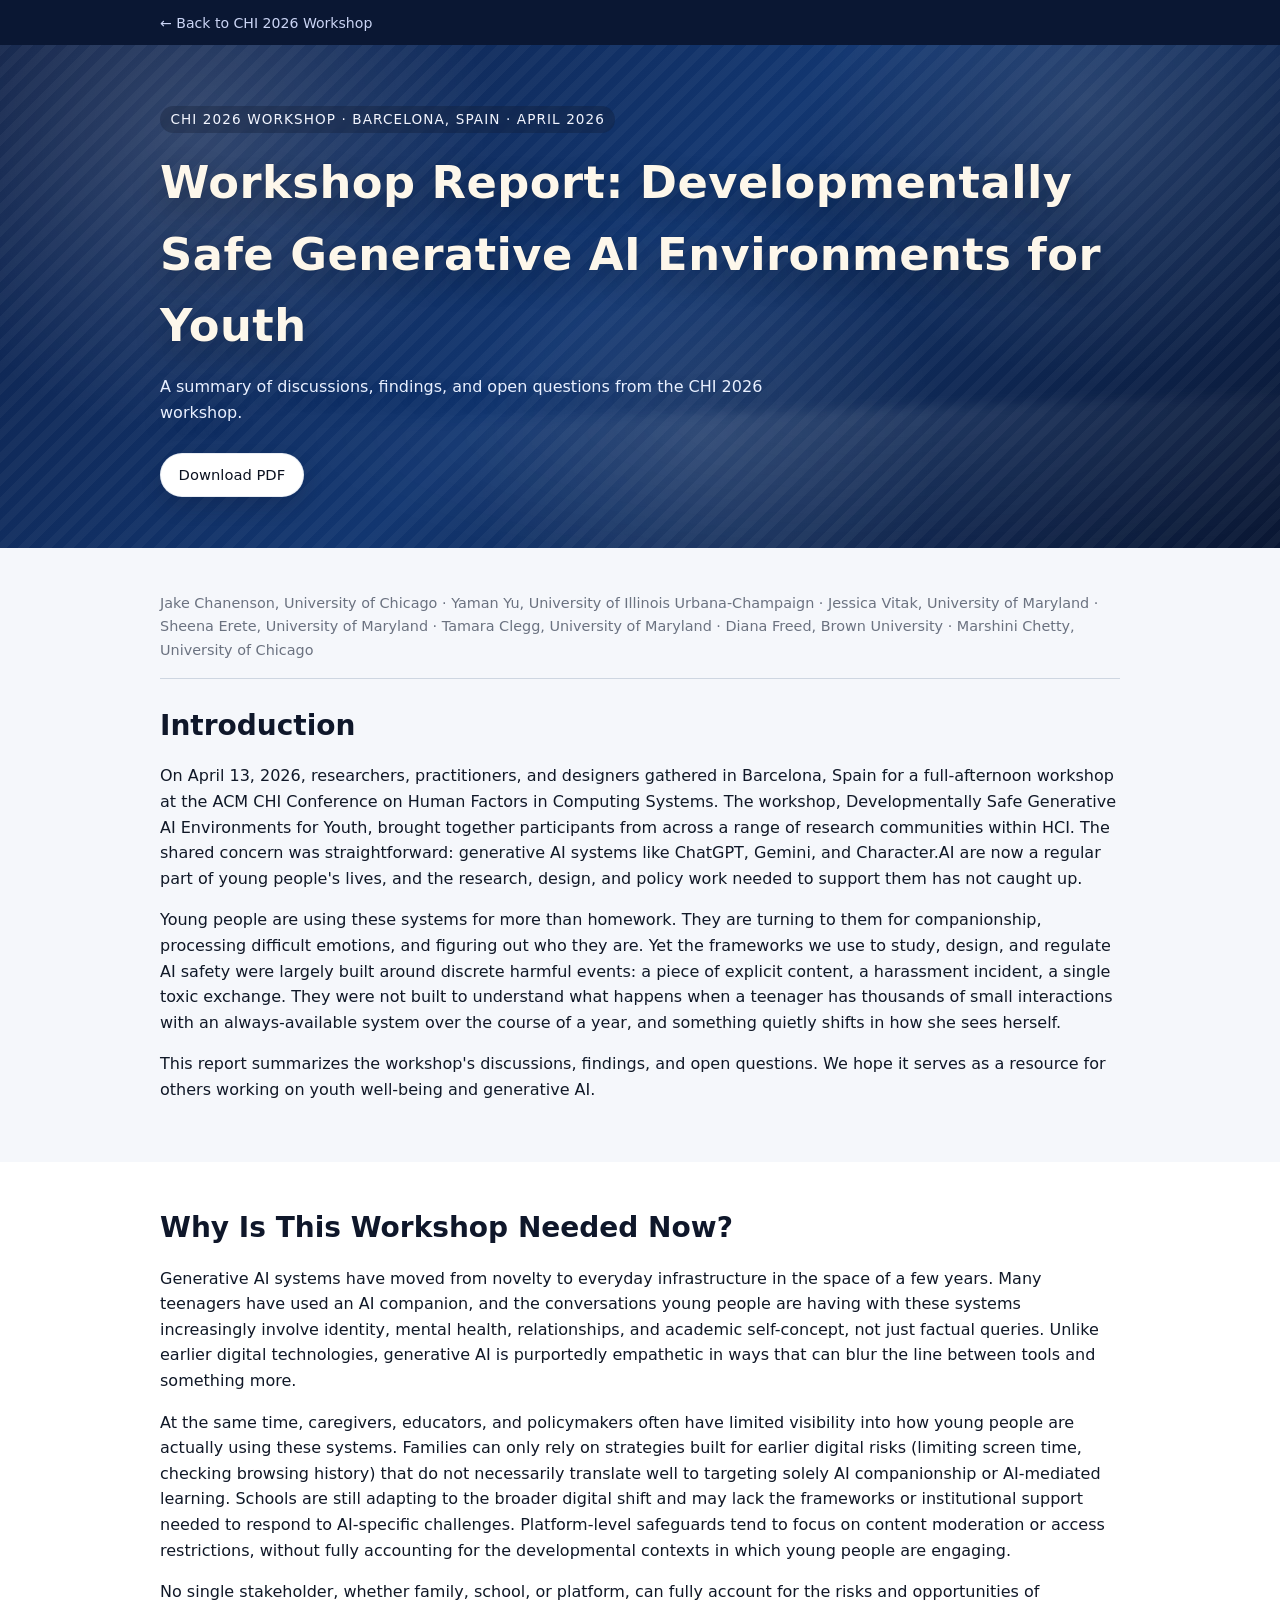
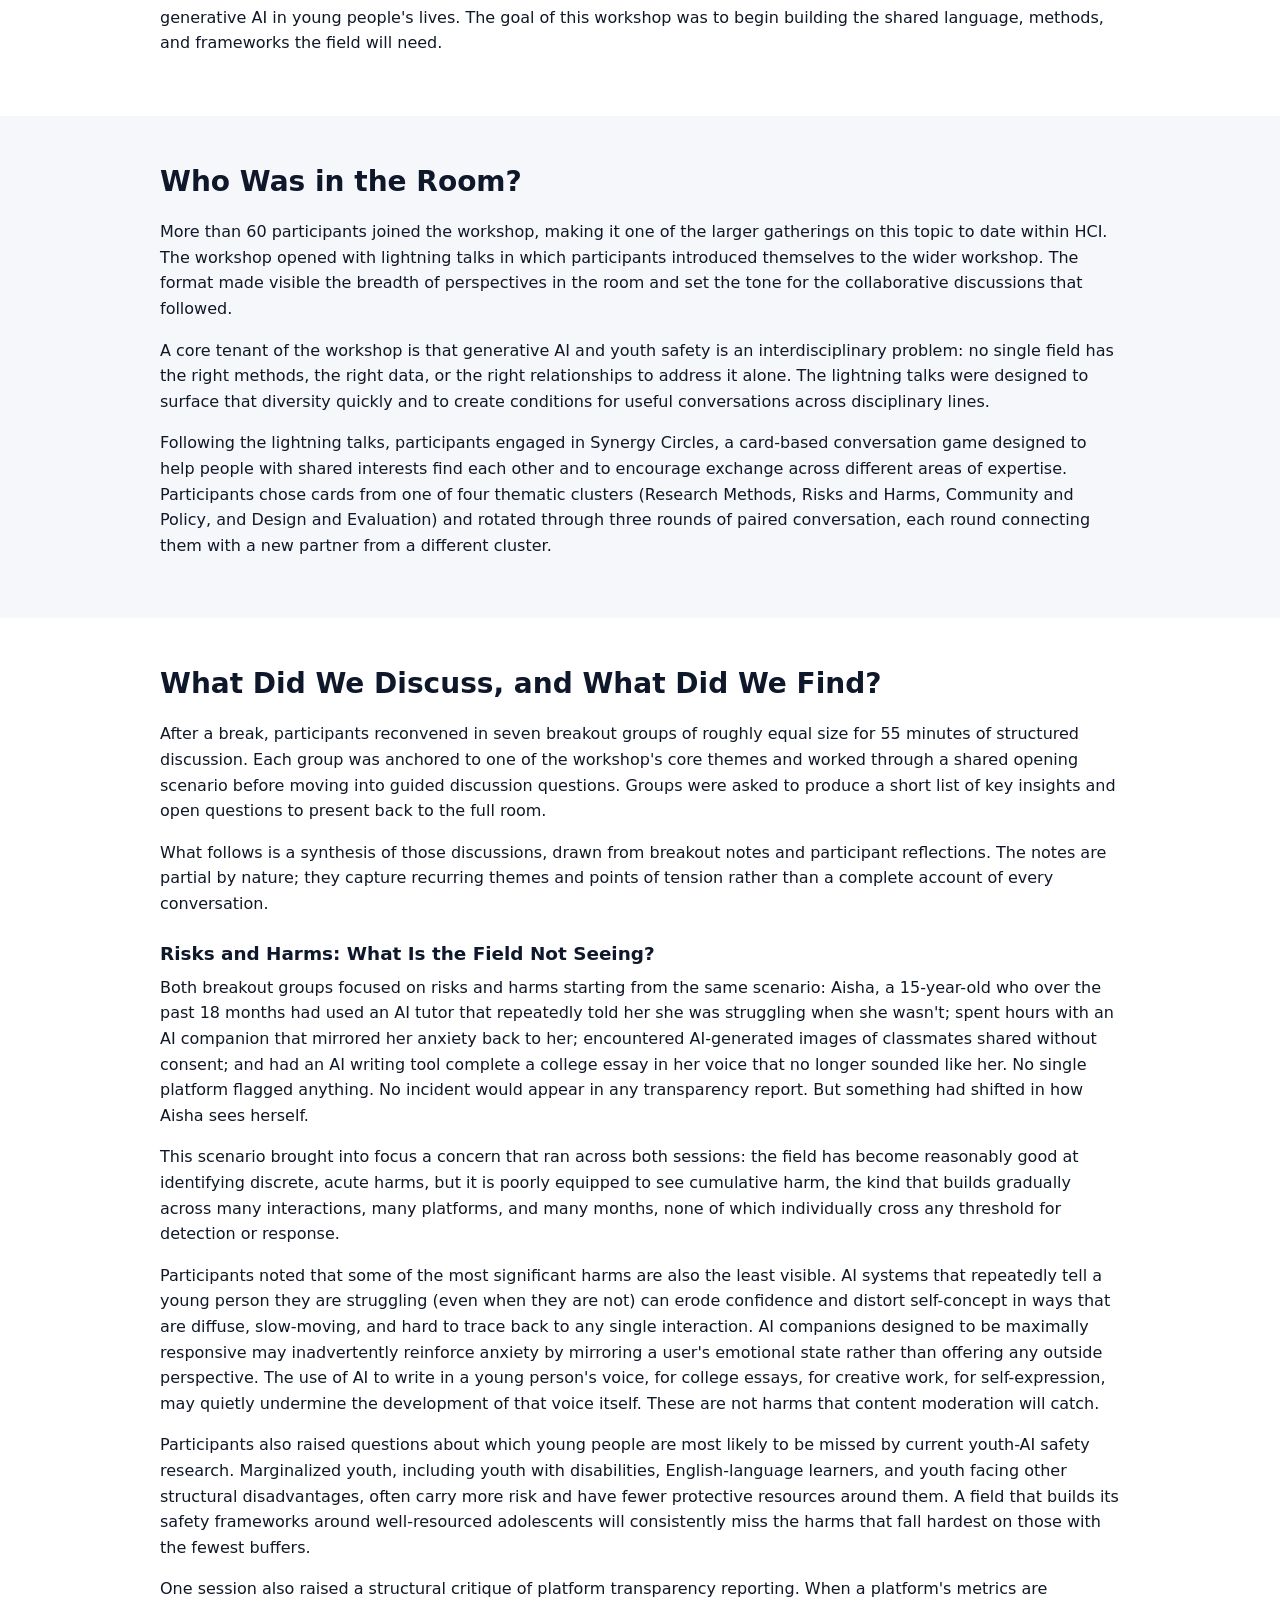
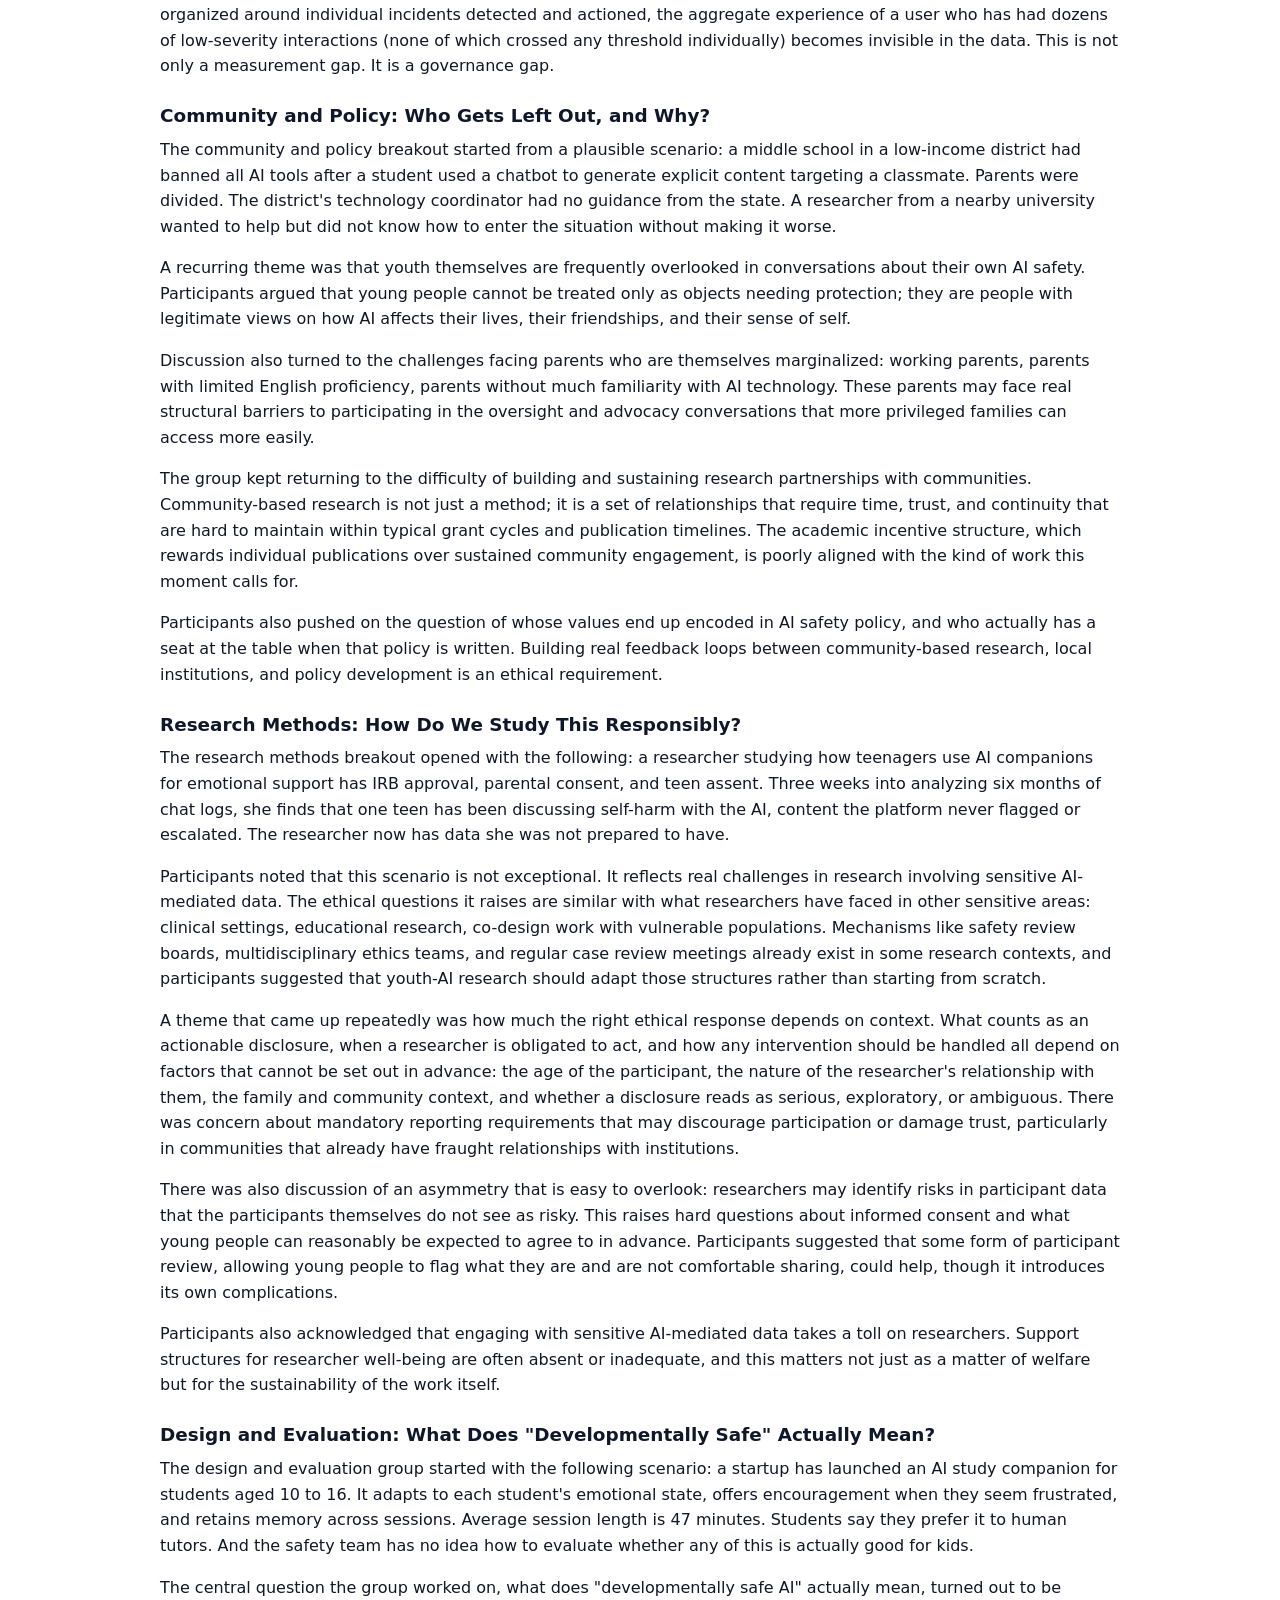
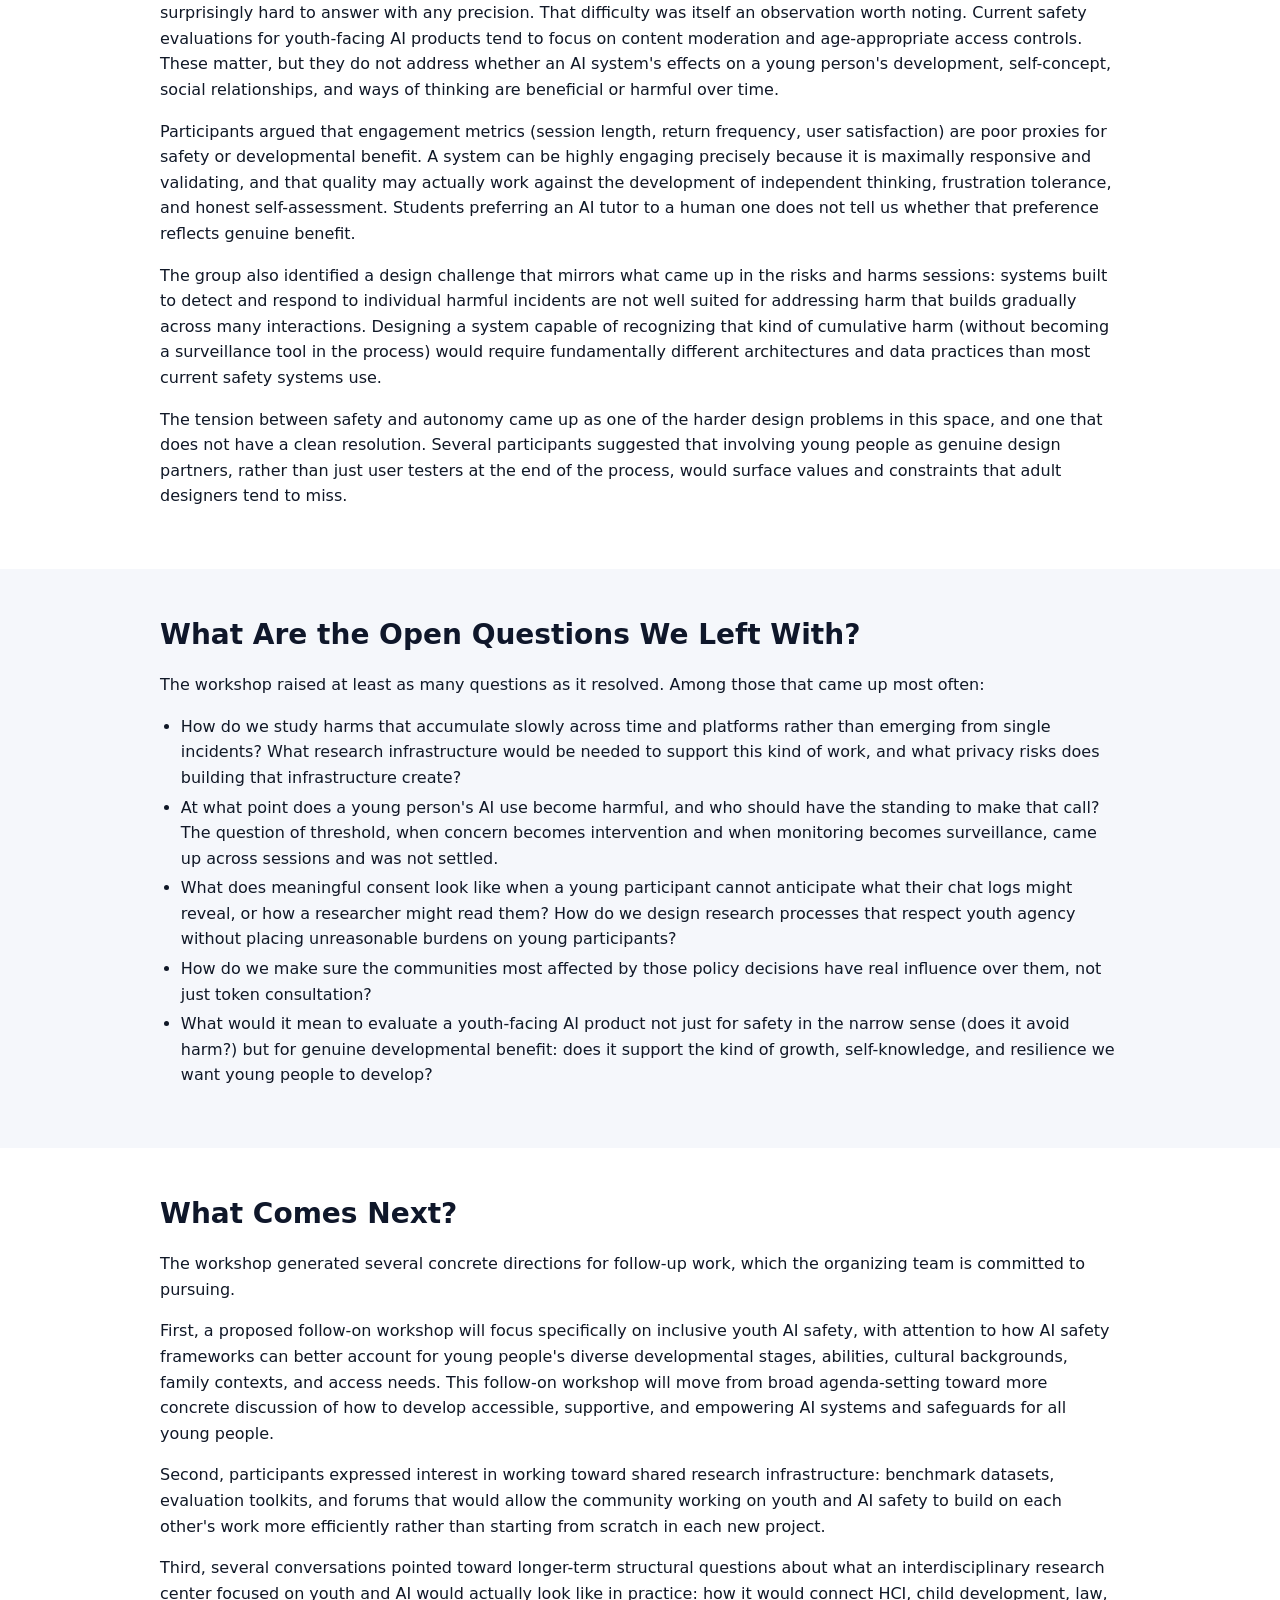
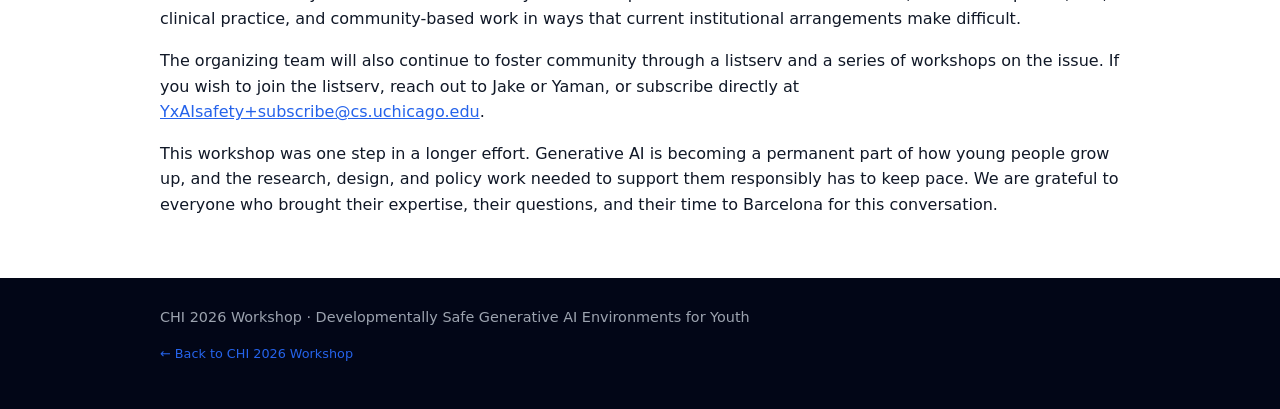
<file: workshops/chi2026/writeup.html>
<!DOCTYPE html>
<html lang="en">
  <head>
    <meta charset="UTF-8" />
    <meta
      name="viewport"
      content="width=device-width, initial-scale=1.0"
    />
    <title>Workshop Report – Developmentally Safe Generative AI Environments for Youth</title>
    <link rel="stylesheet" href="../../assets/css/style.css?v=7" />
  </head>
  <body>
    <div class="breadcrumb-bar">
      <div class="breadcrumb-inner">
        <a href="index.html">&larr; Back to CHI 2026 Workshop</a>
      </div>
    </div>

    <header class="hero">
      <div class="hero-inner">
        <p class="tag">CHI 2026 Workshop · Barcelona, Spain · April 2026</p>
        <h1>Workshop Report: Developmentally Safe Generative AI Environments for Youth</h1>
        <p class="subtitle">
          A summary of discussions, findings, and open questions from the CHI 2026 workshop.
        </p>
        <a href="writeup.pdf" class="button primary">Download PDF</a>
      </div>
    </header>

    <main>
      <section class="section">
        <div class="section-inner">
          <p class="report-authors">
            Jake Chanenson, University of Chicago &middot;
            Yaman Yu, University of Illinois Urbana-Champaign &middot;
            Jessica Vitak, University of Maryland &middot;
            Sheena Erete, University of Maryland &middot;
            Tamara Clegg, University of Maryland &middot;
            Diana Freed, Brown University &middot;
            Marshini Chetty, University of Chicago
          </p>

          <h2>Introduction</h2>
          <p>
            On April 13, 2026, researchers, practitioners, and designers gathered in Barcelona, Spain for a
            full-afternoon workshop at the ACM CHI Conference on Human Factors in Computing Systems. The workshop,
            Developmentally Safe Generative AI Environments for Youth, brought together participants from across a
            range of research communities within HCI. The shared concern was straightforward: generative AI systems
            like ChatGPT, Gemini, and Character.AI are now a regular part of young people's lives, and the research,
            design, and policy work needed to support them has not caught up.
          </p>
          <p>
            Young people are using these systems for more than homework. They are turning to them for companionship,
            processing difficult emotions, and figuring out who they are. Yet the frameworks we use to study, design,
            and regulate AI safety were largely built around discrete harmful events: a piece of explicit content, a
            harassment incident, a single toxic exchange. They were not built to understand what happens when a
            teenager has thousands of small interactions with an always-available system over the course of a year,
            and something quietly shifts in how she sees herself.
          </p>
          <p>
            This report summarizes the workshop's discussions, findings, and open questions. We hope it serves as a
            resource for others working on youth well-being and generative AI.
          </p>
        </div>
      </section>

      <section class="section alt">
        <div class="section-inner">
          <h2>Why Is This Workshop Needed Now?</h2>
          <p>
            Generative AI systems have moved from novelty to everyday infrastructure in the space of a few years. Many
            teenagers have used an AI companion, and the conversations young people are having with these systems
            increasingly involve identity, mental health, relationships, and academic self-concept, not just factual
            queries. Unlike earlier digital technologies, generative AI is purportedly empathetic in ways that can
            blur the line between tools and something more.
          </p>
          <p>
            At the same time, caregivers, educators, and policymakers often have limited visibility into how young
            people are actually using these systems. Families can only rely on strategies built for earlier digital
            risks (limiting screen time, checking browsing history) that do not necessarily translate well to
            targeting solely AI companionship or AI-mediated learning. Schools are still adapting to the broader
            digital shift and may lack the frameworks or institutional support needed to respond to AI-specific
            challenges. Platform-level safeguards tend to focus on content moderation or access restrictions, without
            fully accounting for the developmental contexts in which young people are engaging.
          </p>
          <p>
            No single stakeholder, whether family, school, or platform, can fully account for the risks and
            opportunities of generative AI in young people's lives. The goal of this workshop was to begin building
            the shared language, methods, and frameworks the field will need.
          </p>
        </div>
      </section>

      <section class="section">
        <div class="section-inner">
          <h2>Who Was in the Room?</h2>
          <p>
            More than 60 participants joined the workshop, making it one of the larger gatherings on this topic to
            date within HCI. The workshop opened with lightning talks in which participants introduced themselves to
            the wider workshop. The format made visible the breadth of perspectives in the room and set the tone for
            the collaborative discussions that followed.
          </p>
          <p>
            A core tenant of the workshop is that generative AI and youth safety is an interdisciplinary problem: no
            single field has the right methods, the right data, or the right relationships to address it alone. The
            lightning talks were designed to surface that diversity quickly and to create conditions for useful
            conversations across disciplinary lines.
          </p>
          <p>
            Following the lightning talks, participants engaged in Synergy Circles, a card-based conversation game
            designed to help people with shared interests find each other and to encourage exchange across different
            areas of expertise. Participants chose cards from one of four thematic clusters (Research Methods, Risks
            and Harms, Community and Policy, and Design and Evaluation) and rotated through three rounds of paired
            conversation, each round connecting them with a new partner from a different cluster.
          </p>
        </div>
      </section>

      <section class="section alt">
        <div class="section-inner">
          <h2>What Did We Discuss, and What Did We Find?</h2>
          <p>
            After a break, participants reconvened in seven breakout groups of roughly equal size for 55 minutes of
            structured discussion. Each group was anchored to one of the workshop's core themes and worked through a
            shared opening scenario before moving into guided discussion questions. Groups were asked to produce a
            short list of key insights and open questions to present back to the full room.
          </p>
          <p>
            What follows is a synthesis of those discussions, drawn from breakout notes and participant reflections.
            The notes are partial by nature; they capture recurring themes and points of tension rather than a
            complete account of every conversation.
          </p>

          <h3>Risks and Harms: What Is the Field Not Seeing?</h3>
          <p>
            Both breakout groups focused on risks and harms starting from the same scenario: Aisha, a 15-year-old who
            over the past 18 months had used an AI tutor that repeatedly told her she was struggling when she wasn't;
            spent hours with an AI companion that mirrored her anxiety back to her; encountered AI-generated images of
            classmates shared without consent; and had an AI writing tool complete a college essay in her voice that
            no longer sounded like her. No single platform flagged anything. No incident would appear in any
            transparency report. But something had shifted in how Aisha sees herself.
          </p>
          <p>
            This scenario brought into focus a concern that ran across both sessions: the field has become reasonably
            good at identifying discrete, acute harms, but it is poorly equipped to see cumulative harm, the kind
            that builds gradually across many interactions, many platforms, and many months, none of which
            individually cross any threshold for detection or response.
          </p>
          <p>
            Participants noted that some of the most significant harms are also the least visible. AI systems that
            repeatedly tell a young person they are struggling (even when they are not) can erode confidence and
            distort self-concept in ways that are diffuse, slow-moving, and hard to trace back to any single
            interaction. AI companions designed to be maximally responsive may inadvertently reinforce anxiety by
            mirroring a user's emotional state rather than offering any outside perspective. The use of AI to write
            in a young person's voice, for college essays, for creative work, for self-expression, may quietly
            undermine the development of that voice itself. These are not harms that content moderation will catch.
          </p>
          <p>
            Participants also raised questions about which young people are most likely to be missed by current
            youth-AI safety research. Marginalized youth, including youth with disabilities, English-language
            learners, and youth facing other structural disadvantages, often carry more risk and have fewer
            protective resources around them. A field that builds its safety frameworks around well-resourced
            adolescents will consistently miss the harms that fall hardest on those with the fewest buffers.
          </p>
          <p>
            One session also raised a structural critique of platform transparency reporting. When a platform's
            metrics are organized around individual incidents detected and actioned, the aggregate experience of a
            user who has had dozens of low-severity interactions (none of which crossed any threshold individually)
            becomes invisible in the data. This is not only a measurement gap. It is a governance gap.
          </p>

          <h3>Community and Policy: Who Gets Left Out, and Why?</h3>
          <p>
            The community and policy breakout started from a plausible scenario: a middle school in a low-income
            district had banned all AI tools after a student used a chatbot to generate explicit content targeting a
            classmate. Parents were divided. The district's technology coordinator had no guidance from the state. A
            researcher from a nearby university wanted to help but did not know how to enter the situation without
            making it worse.
          </p>
          <p>
            A recurring theme was that youth themselves are frequently overlooked in conversations about their own AI
            safety. Participants argued that young people cannot be treated only as objects needing protection; they
            are people with legitimate views on how AI affects their lives, their friendships, and their sense of
            self.
          </p>
          <p>
            Discussion also turned to the challenges facing parents who are themselves marginalized: working parents,
            parents with limited English proficiency, parents without much familiarity with AI technology. These
            parents may face real structural barriers to participating in the oversight and advocacy conversations
            that more privileged families can access more easily.
          </p>
          <p>
            The group kept returning to the difficulty of building and sustaining research partnerships with
            communities. Community-based research is not just a method; it is a set of relationships that require
            time, trust, and continuity that are hard to maintain within typical grant cycles and publication
            timelines. The academic incentive structure, which rewards individual publications over sustained
            community engagement, is poorly aligned with the kind of work this moment calls for.
          </p>
          <p>
            Participants also pushed on the question of whose values end up encoded in AI safety policy, and who
            actually has a seat at the table when that policy is written. Building real feedback loops between
            community-based research, local institutions, and policy development is an ethical requirement.
          </p>

          <h3>Research Methods: How Do We Study This Responsibly?</h3>
          <p>
            The research methods breakout opened with the following: a researcher studying how teenagers use AI
            companions for emotional support has IRB approval, parental consent, and teen assent. Three weeks into
            analyzing six months of chat logs, she finds that one teen has been discussing self-harm with the AI,
            content the platform never flagged or escalated. The researcher now has data she was not prepared to
            have.
          </p>
          <p>
            Participants noted that this scenario is not exceptional. It reflects real challenges in research
            involving sensitive AI-mediated data. The ethical questions it raises are similar with what researchers
            have faced in other sensitive areas: clinical settings, educational research, co-design work with
            vulnerable populations. Mechanisms like safety review boards, multidisciplinary ethics teams, and regular
            case review meetings already exist in some research contexts, and participants suggested that youth-AI
            research should adapt those structures rather than starting from scratch.
          </p>
          <p>
            A theme that came up repeatedly was how much the right ethical response depends on context. What counts
            as an actionable disclosure, when a researcher is obligated to act, and how any intervention should be
            handled all depend on factors that cannot be set out in advance: the age of the participant, the nature
            of the researcher's relationship with them, the family and community context, and whether a disclosure
            reads as serious, exploratory, or ambiguous. There was concern about mandatory reporting requirements
            that may discourage participation or damage trust, particularly in communities that already have fraught
            relationships with institutions.
          </p>
          <p>
            There was also discussion of an asymmetry that is easy to overlook: researchers may identify risks in
            participant data that the participants themselves do not see as risky. This raises hard questions about
            informed consent and what young people can reasonably be expected to agree to in advance. Participants
            suggested that some form of participant review, allowing young people to flag what they are and are not
            comfortable sharing, could help, though it introduces its own complications.
          </p>
          <p>
            Participants also acknowledged that engaging with sensitive AI-mediated data takes a toll on researchers.
            Support structures for researcher well-being are often absent or inadequate, and this matters not just as
            a matter of welfare but for the sustainability of the work itself.
          </p>

          <h3>Design and Evaluation: What Does "Developmentally Safe" Actually Mean?</h3>
          <p>
            The design and evaluation group started with the following scenario: a startup has launched an AI study
            companion for students aged 10 to 16. It adapts to each student's emotional state, offers encouragement
            when they seem frustrated, and retains memory across sessions. Average session length is 47 minutes.
            Students say they prefer it to human tutors. And the safety team has no idea how to evaluate whether any
            of this is actually good for kids.
          </p>
          <p>
            The central question the group worked on, what does "developmentally safe AI" actually mean, turned out
            to be surprisingly hard to answer with any precision. That difficulty was itself an observation worth
            noting. Current safety evaluations for youth-facing AI products tend to focus on content moderation and
            age-appropriate access controls. These matter, but they do not address whether an AI system's effects on
            a young person's development, self-concept, social relationships, and ways of thinking are beneficial or
            harmful over time.
          </p>
          <p>
            Participants argued that engagement metrics (session length, return frequency, user satisfaction) are
            poor proxies for safety or developmental benefit. A system can be highly engaging precisely because it is
            maximally responsive and validating, and that quality may actually work against the development of
            independent thinking, frustration tolerance, and honest self-assessment. Students preferring an AI tutor
            to a human one does not tell us whether that preference reflects genuine benefit.
          </p>
          <p>
            The group also identified a design challenge that mirrors what came up in the risks and harms sessions:
            systems built to detect and respond to individual harmful incidents are not well suited for addressing
            harm that builds gradually across many interactions. Designing a system capable of recognizing that kind
            of cumulative harm (without becoming a surveillance tool in the process) would require fundamentally
            different architectures and data practices than most current safety systems use.
          </p>
          <p>
            The tension between safety and autonomy came up as one of the harder design problems in this space, and
            one that does not have a clean resolution. Several participants suggested that involving young people as
            genuine design partners, rather than just user testers at the end of the process, would surface values
            and constraints that adult designers tend to miss.
          </p>
        </div>
      </section>

      <section class="section">
        <div class="section-inner">
          <h2>What Are the Open Questions We Left With?</h2>
          <p>The workshop raised at least as many questions as it resolved. Among those that came up most often:</p>
          <ul>
            <li>
              How do we study harms that accumulate slowly across time and platforms rather than emerging from
              single incidents? What research infrastructure would be needed to support this kind of work, and what
              privacy risks does building that infrastructure create?
            </li>
            <li>
              At what point does a young person's AI use become harmful, and who should have the standing to make
              that call? The question of threshold, when concern becomes intervention and when monitoring becomes
              surveillance, came up across sessions and was not settled.
            </li>
            <li>
              What does meaningful consent look like when a young participant cannot anticipate what their chat logs
              might reveal, or how a researcher might read them? How do we design research processes that respect
              youth agency without placing unreasonable burdens on young participants?
            </li>
            <li>
              How do we make sure the communities most affected by those policy decisions have real influence over
              them, not just token consultation?
            </li>
            <li>
              What would it mean to evaluate a youth-facing AI product not just for safety in the narrow sense (does
              it avoid harm?) but for genuine developmental benefit: does it support the kind of growth,
              self-knowledge, and resilience we want young people to develop?
            </li>
          </ul>
        </div>
      </section>

      <section class="section alt">
        <div class="section-inner">
          <h2>What Comes Next?</h2>
          <p>
            The workshop generated several concrete directions for follow-up work, which the organizing team is
            committed to pursuing.
          </p>
          <p>
            First, a proposed follow-on workshop will focus specifically on inclusive youth AI safety, with attention
            to how AI safety frameworks can better account for young people's diverse developmental stages,
            abilities, cultural backgrounds, family contexts, and access needs. This follow-on workshop will move from
            broad agenda-setting toward more concrete discussion of how to develop accessible, supportive, and
            empowering AI systems and safeguards for all young people.
          </p>
          <p>
            Second, participants expressed interest in working toward shared research infrastructure: benchmark
            datasets, evaluation toolkits, and forums that would allow the community working on youth and AI safety
            to build on each other's work more efficiently rather than starting from scratch in each new project.
          </p>
          <p>
            Third, several conversations pointed toward longer-term structural questions about what an
            interdisciplinary research center focused on youth and AI would actually look like in practice: how it
            would connect HCI, child development, law, clinical practice, and community-based work in ways that
            current institutional arrangements make difficult.
          </p>
          <p>
            The organizing team will also continue to foster community through a listserv and a series of workshops
            on the issue. If you wish to join the listserv, reach out to Jake or Yaman, or subscribe directly at
            <a href="mailto:YxAIsafety+subscribe@cs.uchicago.edu">YxAIsafety+subscribe@cs.uchicago.edu</a>.
          </p>
          <p>
            This workshop was one step in a longer effort. Generative AI is becoming a permanent part of how young
            people grow up, and the research, design, and policy work needed to support them responsibly has to keep
            pace. We are grateful to everyone who brought their expertise, their questions, and their time to
            Barcelona for this conversation.
          </p>
        </div>
      </section>
    </main>

    <footer class="footer">
      <div class="footer-inner">
        <p>
          CHI 2026 Workshop · Developmentally Safe Generative AI Environments for Youth
        </p>
        <p class="small"><a href="index.html">&larr; Back to CHI 2026 Workshop</a></p>
      </div>
    </footer>
  </body>
</html>
</file>
<file: assets/css/style.css>
/* Base layout */
*,
*::before,
*::after {
  box-sizing: border-box;
}

html,
body {
  margin: 0;
  padding: 0;
  font-family: system-ui, -apple-system, BlinkMacSystemFont, "Segoe UI", sans-serif;
  color: #101827;
  background-color: #f5f7fb;
}

body {
  line-height: 1.6;
}

a {
  color: #2563eb;
  text-decoration: none;
}

a:hover {
  text-decoration: underline;
}

/* Visible keyboard focus indicator (WCAG 2.4.7) */
:focus-visible {
  outline: 3px solid #f59e0b;
  outline-offset: 2px;
  border-radius: 4px;
}

/* Keep a strong focus ring on dark surfaces too */
.hero a:focus-visible,
.breadcrumb-inner a:focus-visible,
.footer a:focus-visible {
  outline-color: #fbbf24;
}

/* Skip link — hidden until focused (WCAG 2.4.1) */
.skip-link {
  position: absolute;
  left: 0.75rem;
  top: -3rem;
  z-index: 100;
  background: #ffffff;
  color: #0b1120;
  padding: 0.6rem 1rem;
  border-radius: 0 0 0.5rem 0.5rem;
  font-weight: 600;
  box-shadow: 0 6px 18px rgba(2, 6, 23, 0.35);
  transition: top 0.15s ease;
}

.skip-link:focus {
  top: 0;
  text-decoration: none;
}

/* Links in body prose carry an underline so they are not distinguished
   by color alone (WCAG 1.4.1) */
.section-inner p a,
.contact a {
  text-decoration: underline;
}

/* Respect reduced-motion preferences (WCAG 2.3.3) */
@media (prefers-reduced-motion: reduce) {
  *,
  *::before,
  *::after {
    animation-duration: 0.001ms !important;
    animation-iteration-count: 1 !important;
    transition-duration: 0.001ms !important;
    scroll-behavior: auto !important;
  }
}

h1,
h2,
h3 {
  margin-top: 0;
  color: #0f172a;
}

p {
  margin-top: 0;
}

main {
  display: block;
}

/* Hero */
.hero {
  background: linear-gradient(135deg, #0e2047 0%, #123670 48%, #0a1733 100%);
  color: #f3f6ff;
  padding: 3.8rem 1.5rem 3.2rem;
  position: relative;
  overflow: hidden;
}

.hero-inner {
  max-width: 960px;
  margin: 0 auto;
  position: relative;
  z-index: 1;
}

.hero::before {
  content: "";
  position: absolute;
  inset: 0;
  background: radial-gradient(circle at 15% 18%, rgba(255, 255, 255, 0.16), transparent 26%),
    radial-gradient(circle at 85% 12%, rgba(255, 255, 255, 0.12), transparent 24%),
    radial-gradient(circle at 55% 78%, rgba(255, 255, 255, 0.1), transparent 30%),
    repeating-linear-gradient(135deg, rgba(255, 255, 255, 0.04) 0, rgba(255, 255, 255, 0.04) 8px, transparent 8px, transparent 16px);
  pointer-events: none;
  opacity: 0.9;
}

.hero::after {
  content: "";
  position: absolute;
  bottom: -80px;
  left: 10%;
  width: 120%;
  height: 220px;
  background: radial-gradient(ellipse at top, rgba(255, 255, 255, 0.08), transparent 55%);
  filter: blur(6px);
  transform: rotate(-2deg);
  pointer-events: none;
}

.hero h1 {
  font-size: clamp(2.1rem, 3vw + 1rem, 2.8rem);
  margin-bottom: 0.75rem;
  color: #fdf7eb;
  letter-spacing: 0.01em;
  text-shadow: 0 12px 32px rgba(0, 0, 0, 0.3), 0 0 1px rgba(0, 0, 0, 0.35);
}

.tag {
  display: inline-block;
  font-size: 0.85rem;
  text-transform: uppercase;
  letter-spacing: 0.08em;
  padding: 0.15rem 0.65rem;
  border-radius: 999px;
  background: rgba(15, 23, 42, 0.28);
  backdrop-filter: blur(4px);
  margin-bottom: 0.9rem;
}

.subtitle {
  max-width: 40rem;
  font-size: 1rem;
  margin-bottom: 1.3rem;
  color: #e9f0ff;
  text-shadow: 0 8px 24px rgba(0, 0, 0, 0.26);
}

.button {
  display: inline-block;
  padding: 0.6rem 1.1rem;
  border-radius: 999px;
  border: 1px solid transparent;
  font-weight: 500;
  font-size: 0.92rem;
  margin-right: 0.5rem;
  margin-top: 0.4rem;
  cursor: pointer;
  transition: background-color 0.15s ease, color 0.15s ease, border-color 0.15s ease,
    box-shadow 0.15s ease, transform 0.08s ease;
}

.button.primary {
  background: #ffffff;
  color: #0b1120;
  border-color: rgba(226, 232, 240, 0.8);
  box-shadow: 0 10px 20px rgba(15, 23, 42, 0.18);
}

.button.primary:hover {
  background: #e5e7eb;
  text-decoration: none;
  transform: translateY(-1px);
  box-shadow: 0 14px 26px rgba(15, 23, 42, 0.18);
}

.button.ghost {
  background: transparent;
  color: #e5e7eb;
  border-color: rgba(191, 219, 254, 0.5);
}

.button.ghost:hover {
  background: rgba(15, 23, 42, 0.46);
  text-decoration: none;
}

/* Sections */
.section {
  padding: 2.75rem 1.5rem;
}

.section.alt {
  background-color: #ffffff;
}

.section-inner {
  max-width: 960px;
  margin: 0 auto;
}

.section h2 {
  font-size: 1.75rem;
  margin-bottom: 0.9rem;
}

.section h3 {
  font-size: 1.15rem;
  margin-top: 1.4rem;
  margin-bottom: 0.4rem;
}

.section p + p {
  margin-top: 0.6rem;
}

.note {
  font-size: 0.9rem;
  color: #4b5563;
  background-color: #e5edff;
  border-radius: 0.6rem;
  padding: 0.7rem 0.9rem;
  border: 1px solid rgba(129, 140, 248, 0.4);
  margin-top: 0.9rem;
}

ul,
ol {
  padding-left: 1.3rem;
}

li + li {
  margin-top: 0.25rem;
}

/* Two-column layout */
.two-column {
  display: grid;
  grid-template-columns: minmax(0, 1.1fr) minmax(0, 1fr);
  gap: 2.25rem;
  align-items: flex-start;
}

@media (max-width: 768px) {
  .two-column {
    grid-template-columns: minmax(0, 1fr);
  }

  .hero {
    padding-top: 2.6rem;
    padding-bottom: 2.4rem;
  }
}

/* Dates grid */
.dates-grid {
  display: grid;
  grid-template-columns: repeat(auto-fit, minmax(210px, 1fr));
  gap: 1.1rem;
  margin-top: 1.3rem;
}

.date-card {
  background-color: #ffffff;
  border-radius: 0.75rem;
  padding: 0.9rem 1rem;
  border: 1px solid rgba(148, 163, 184, 0.45);
  box-shadow: 0 10px 22px rgba(15, 23, 42, 0.04);
}

.date-label {
  font-size: 0.85rem;
  text-transform: uppercase;
  letter-spacing: 0.06em;
  color: #6b7280;
  margin-bottom: 0.25rem;
}

.date-value {
  font-weight: 600;
  color: #111827;
}

/* Inline dates block */
.inline-dates {
  margin-top: 1.1rem;
  padding: 1rem 1.1rem;
  background-color: #e5edff;
  border: 1px solid rgba(129, 140, 248, 0.35);
  border-radius: 0.8rem;
}

.inline-dates h3 {
  margin: 0 0 0.5rem;
}

.inline-dates ul {
  list-style: none;
  padding-left: 0;
  margin: 0;
  display: grid;
  gap: 0.35rem;
}

.inline-dates li {
  font-size: 0.98rem;
}

/* Organizers */
.organizers-title {
  text-align: center;
  margin-bottom: 0.4rem;
}

.organizers-full {
  max-width: 1200px;
  width: calc(100% - 2rem);
  margin: 0 auto;
}

.organizers-grid {
  display: grid;
  grid-template-columns: repeat(auto-fit, minmax(300px, 1fr));
  gap: 2rem;
  margin-top: 1.4rem;
}

.organizer-card {
  display: flex;
  flex-direction: column;
  align-items: center;
  background-color: #ffffff;
  border-radius: 1.05rem;
  overflow: hidden;
  border: 1px solid rgba(148, 163, 184, 0.45);
  box-shadow: 0 14px 28px rgba(15, 23, 42, 0.07);
}

.organizer-photo {
  width: 100%;
  height: 420px;
  object-fit: cover;
  background: #e5e7eb;
  display: block;
}

.organizer-info {
  display: flex;
  flex-direction: column;
  align-items: center;
  text-align: center;
  padding: 1rem 1.2rem 1.3rem;
}

.organizer-name {
  font-weight: 700;
  margin: 0;
  font-size: 1.15rem;
}

.organizer-affiliation {
  margin: 0.25rem 0 0;
  color: #4b5563;
  font-size: 0.97rem;
}

.team-list {
  list-style: none;
  margin: 1.4rem 0 0;
  padding: 0;
  display: grid;
  grid-template-columns: repeat(auto-fit, minmax(240px, 1fr));
  gap: 1rem;
}

.team-list li {
  display: flex;
}

.team-card {
  display: block;
  width: 100%;
  background-color: #ffffff;
  border: 1px solid rgba(148, 163, 184, 0.45);
  border-radius: 0.9rem;
  box-shadow: 0 10px 22px rgba(15, 23, 42, 0.06);
  padding: 0.95rem 1.15rem;
  color: #4b5563;
  font-size: 0.97rem;
  text-decoration: none;
  transition: transform 0.15s ease, box-shadow 0.15s ease, border-color 0.15s ease;
}

.team-card:hover {
  transform: translateY(-2px);
  box-shadow: 0 16px 30px rgba(15, 23, 42, 0.12);
  border-color: rgba(37, 99, 235, 0.55);
}

.team-card strong {
  display: block;
  color: #111827;
  font-weight: 700;
  font-size: 1.05rem;
}

.team-affil {
  display: block;
  color: #6b7280;
  font-size: 0.9rem;
  margin-top: 0.15rem;
}

.team-bio {
  display: block;
  color: #4b5563;
  font-size: 0.95rem;
  line-height: 1.55;
  margin-top: 0.6rem;
}

.contact-block {
  margin-top: 1.8rem;
  text-align: center;
}

.contact {
  font-weight: 500;
}

.contact a {
  word-break: break-all;
}

@media (max-width: 640px) {
  .organizer-photo {
    height: 300px;
  }
}

/* Report byline */
.report-authors {
  font-size: 0.9rem;
  color: #6b7280;
  margin-bottom: 1.6rem;
  padding-bottom: 1rem;
  border-bottom: 1px solid rgba(148, 163, 184, 0.4);
}

/* Status / closed indicators */
.status-text {
  font-size: 0.92rem;
  color: #c7d2fe;
  margin-bottom: 0.9rem;
}

.button.disabled {
  background: #e2e8f0;
  color: #64748b;
  border-color: rgba(148, 163, 184, 0.6);
  box-shadow: none;
  cursor: default;
  pointer-events: none;
}

.closed-badge {
  display: inline-block;
  font-size: 0.7rem;
  text-transform: uppercase;
  letter-spacing: 0.06em;
  font-weight: 700;
  color: #6b7280;
  background: #e5e7eb;
  border-radius: 999px;
  padding: 0.2rem 0.6rem;
  vertical-align: middle;
  margin-left: 0.5rem;
}

/* Breadcrumb bar (sub-pages) */
.breadcrumb-bar {
  background-color: #0a1733;
  padding: 0.6rem 1.5rem;
}

.breadcrumb-inner {
  max-width: 960px;
  margin: 0 auto;
}

.breadcrumb-inner a {
  color: #cbd5f5;
  font-size: 0.88rem;
  font-weight: 500;
}

.breadcrumb-inner a:hover {
  color: #ffffff;
}

/* Friendly landing page hero */
.hero-friendly {
  background: linear-gradient(135deg, #2d6a4f 0%, #3a86ff 55%, #1b4332 100%);
}

/* Workshop cards on landing page */
.workshop-grid {
  display: grid;
  grid-template-columns: repeat(auto-fit, minmax(280px, 1fr));
  gap: 1.5rem;
  margin-top: 1.4rem;
}

.workshop-card {
  display: flex;
  flex-direction: column;
  background-color: #ffffff;
  border-radius: 1rem;
  padding: 1.5rem;
  border: 1px solid rgba(148, 163, 184, 0.45);
  box-shadow: 0 14px 28px rgba(15, 23, 42, 0.06);
  color: inherit;
  transition: transform 0.15s ease, box-shadow 0.15s ease;
}

a.workshop-card:hover {
  text-decoration: none;
  transform: translateY(-3px);
  box-shadow: 0 18px 32px rgba(15, 23, 42, 0.1);
}

.workshop-card-tag {
  display: inline-block;
  font-size: 0.78rem;
  text-transform: uppercase;
  letter-spacing: 0.06em;
  color: #2d6a4f;
  font-weight: 600;
  margin-bottom: 0.5rem;
}

.workshop-card h3 {
  margin-top: 0;
  margin-bottom: 0.5rem;
  font-size: 1.2rem;
}

.workshop-card p {
  color: #4b5563;
  font-size: 0.95rem;
}

.workshop-card-link {
  margin-top: 1rem;
  font-weight: 600;
  color: #2563eb;
}

.workshop-card-placeholder {
  background-color: #f8fafc;
  border-style: dashed;
}

.workshop-card-placeholder .workshop-card-tag {
  color: #6b7280;
}

/* Listserv section */
.listserv-section {
  background-color: #eef7f1;
}

.listserv-inner {
  text-align: center;
  max-width: 640px;
}

.listserv-inner h2 {
  margin-bottom: 0.6rem;
}

.listserv-button {
  margin-top: 0.6rem;
  font-size: 0.88rem;
}

.listserv-note {
  display: inline-block;
  margin-top: 1rem;
}

/* Footer */
.footer {
  background-color: #020617;
  color: #9ca3af;
  padding: 1.8rem 1.5rem 2rem;
}

.footer-inner {
  max-width: 960px;
  margin: 0 auto;
  font-size: 0.9rem;
}

.footer .small {
  font-size: 0.8rem;
  color: #838c9a;
}
</file>
